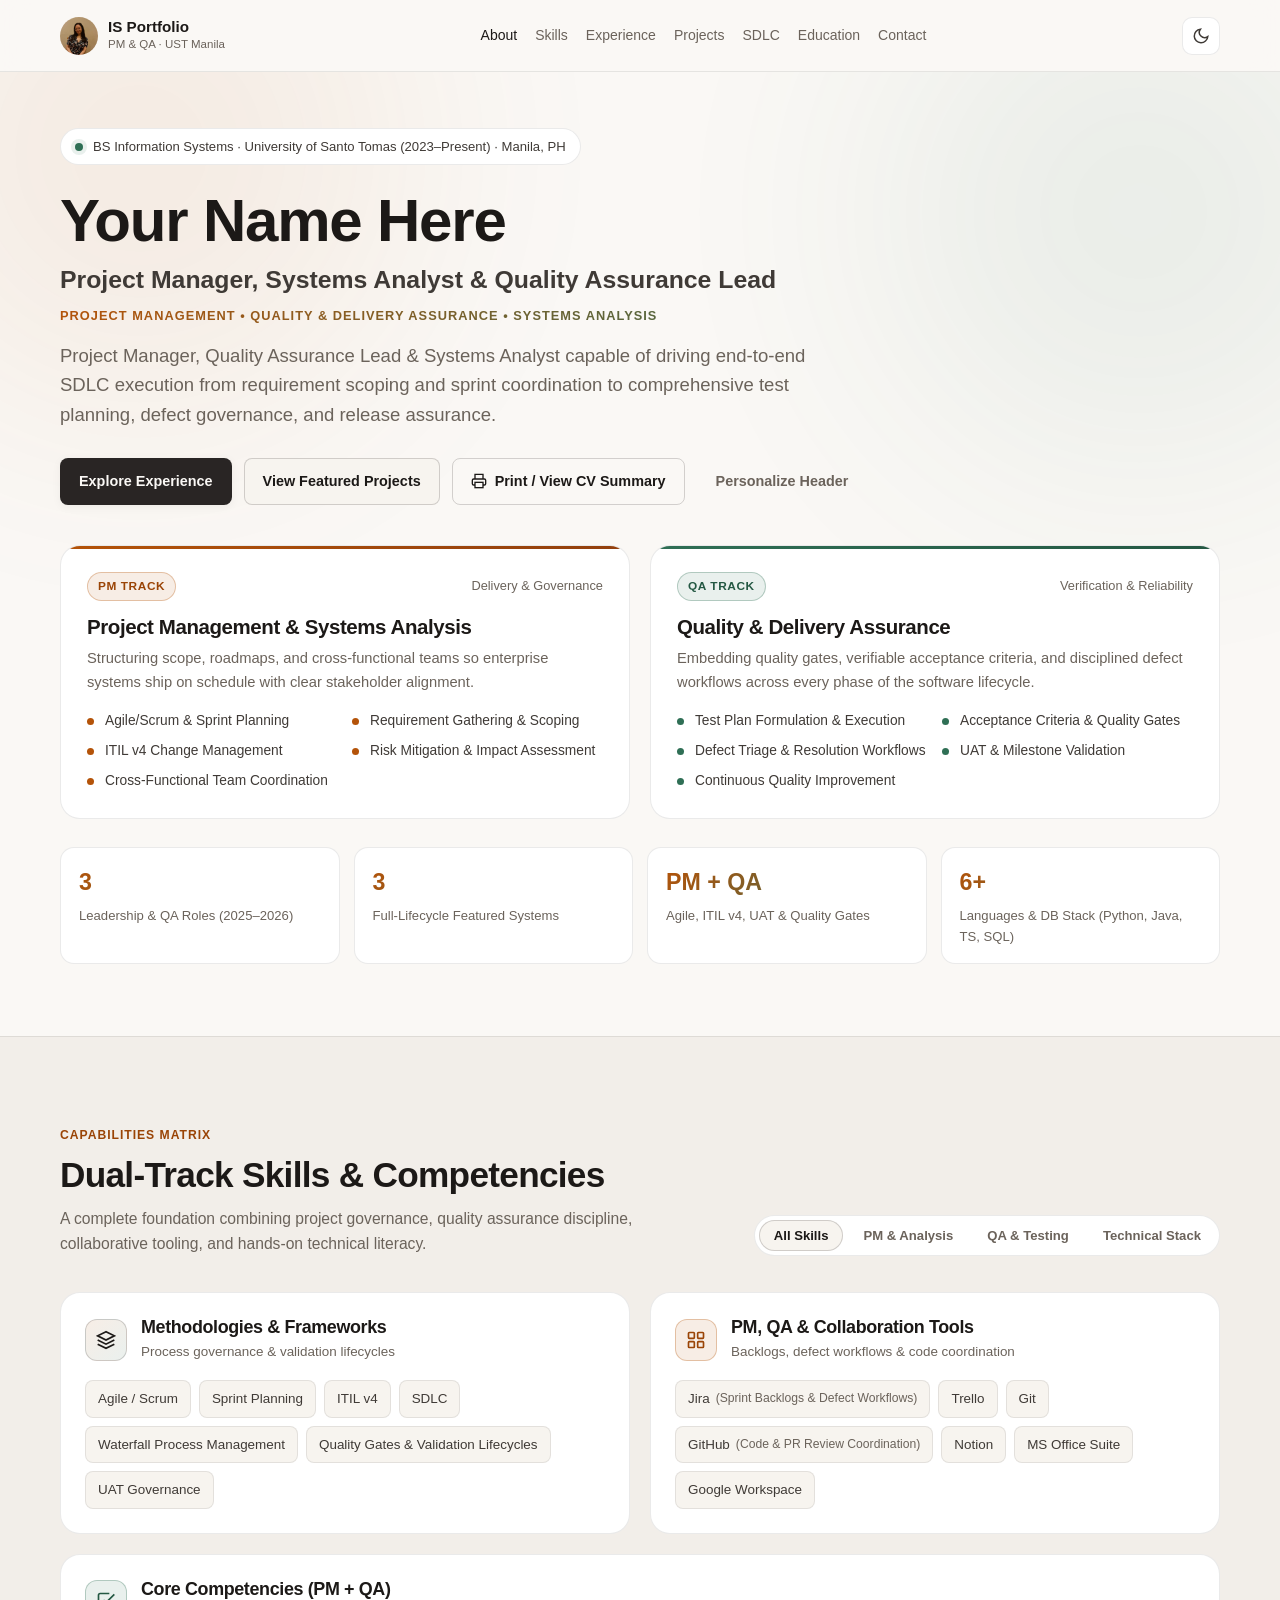
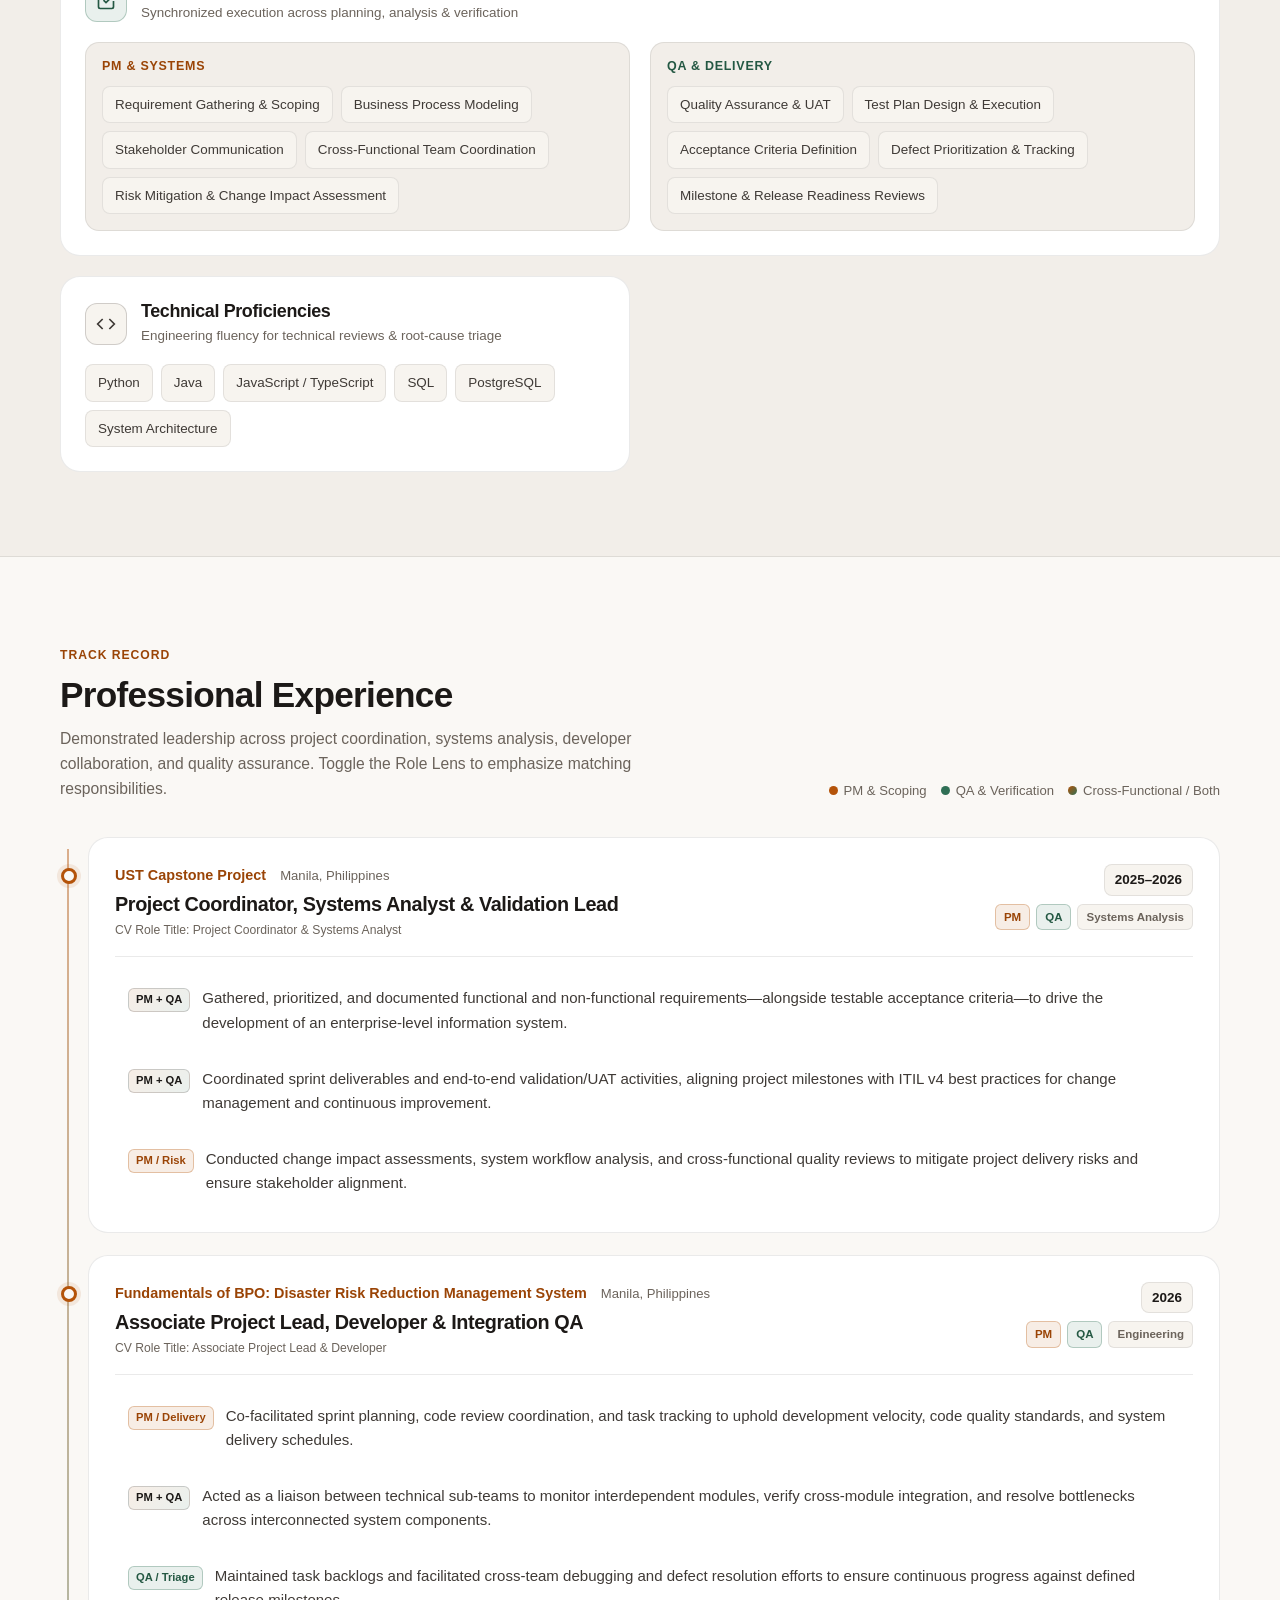
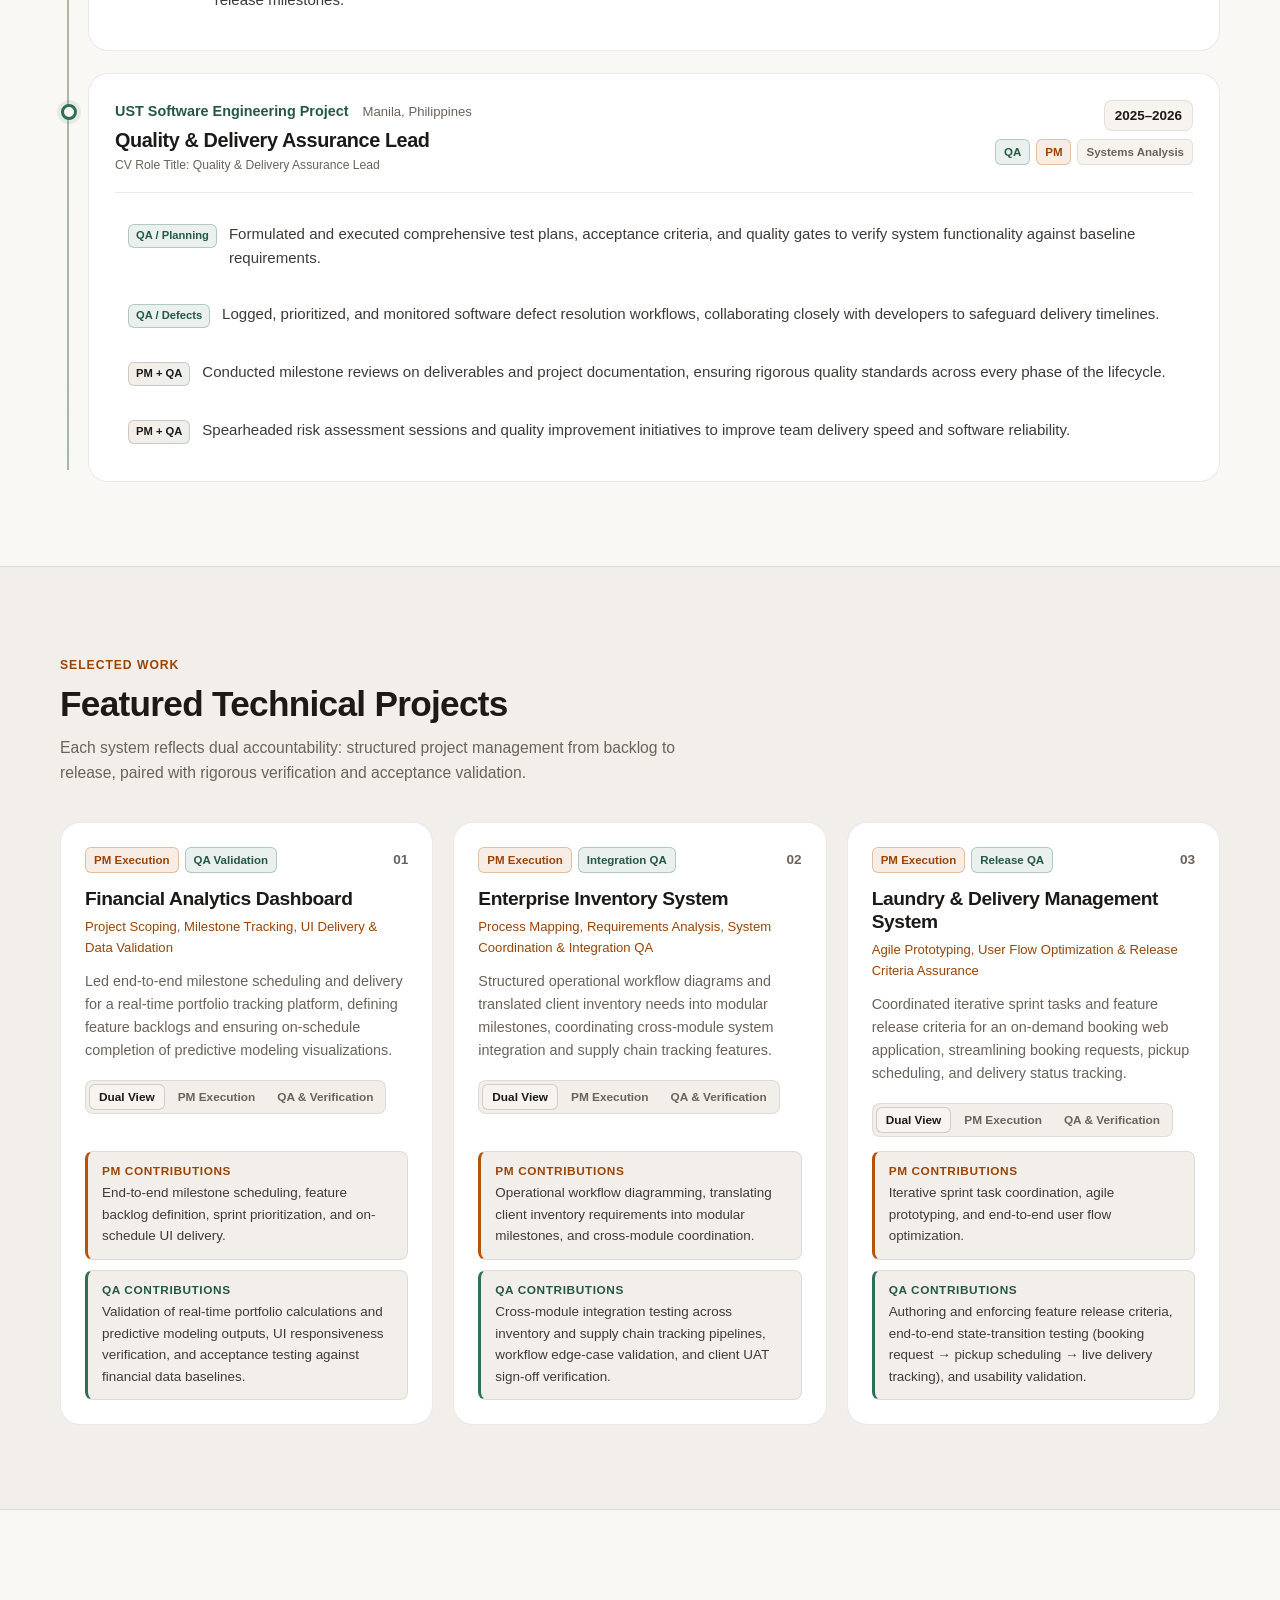
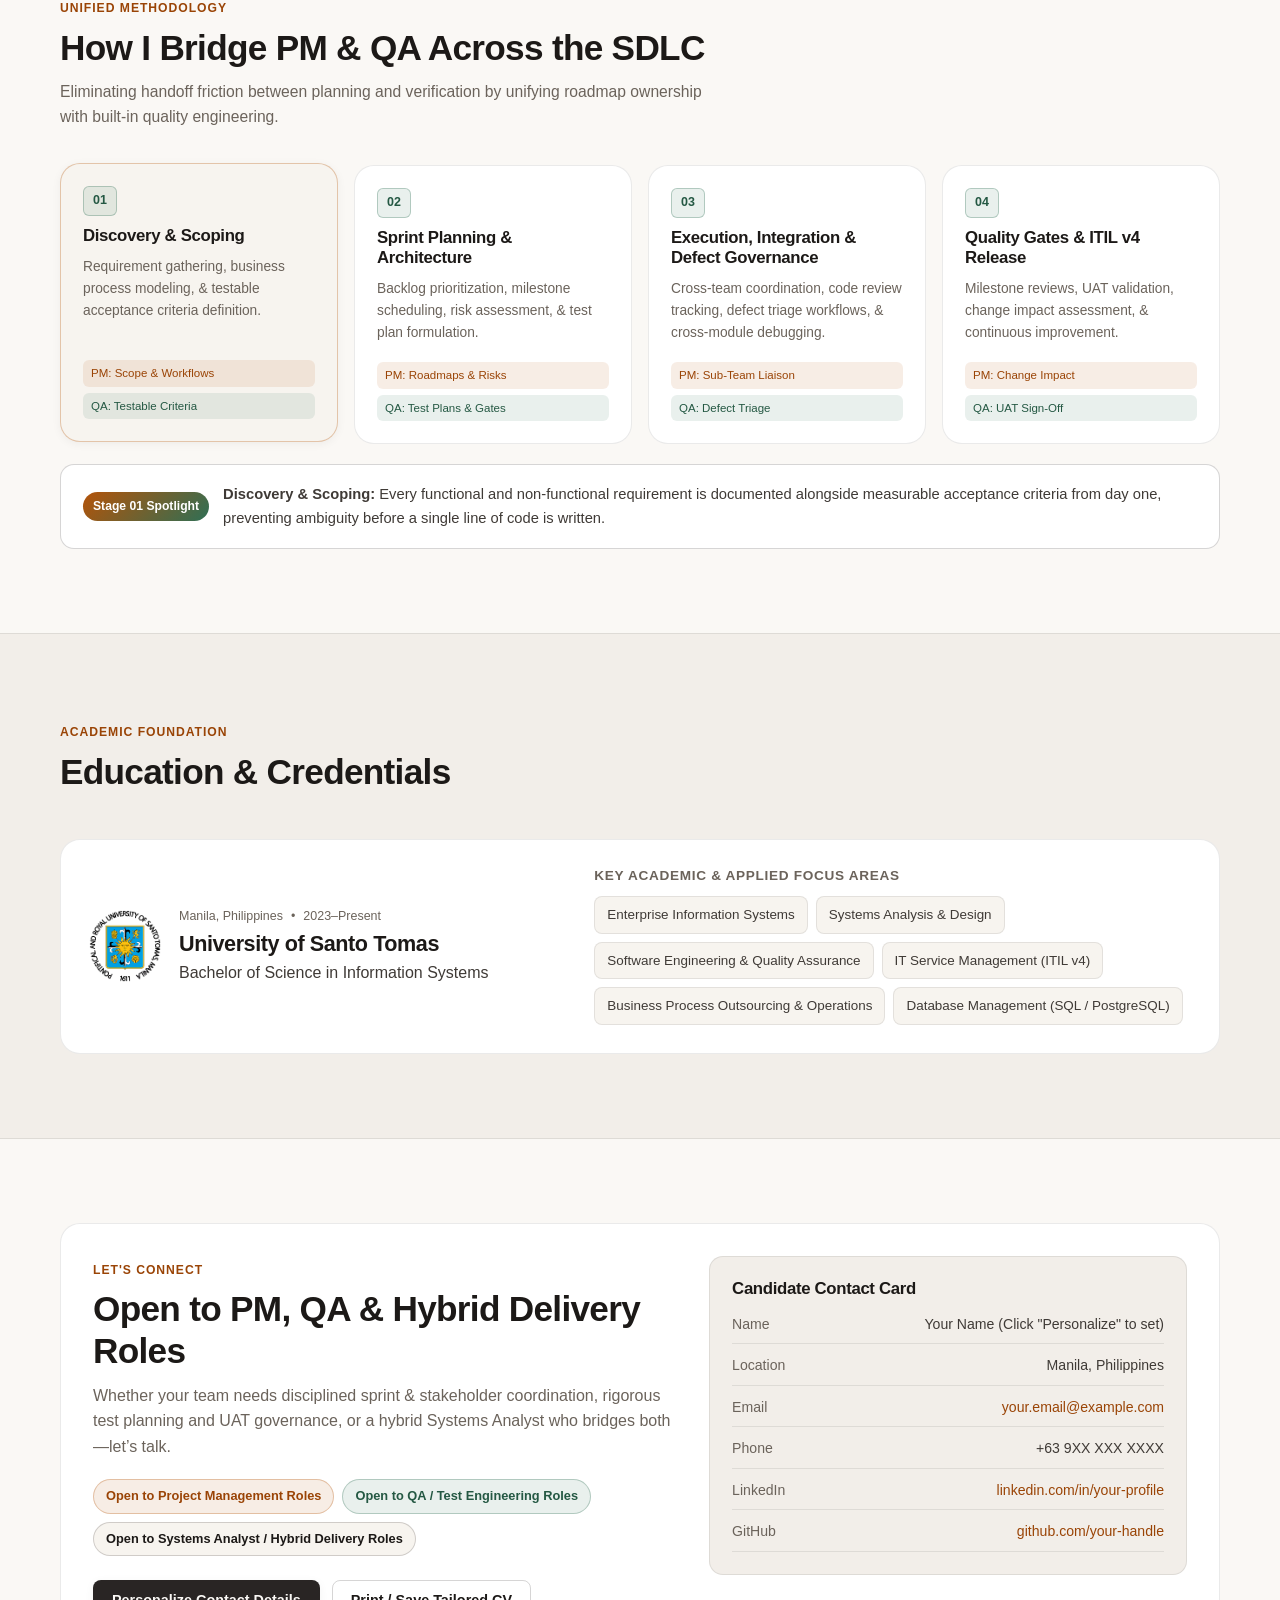
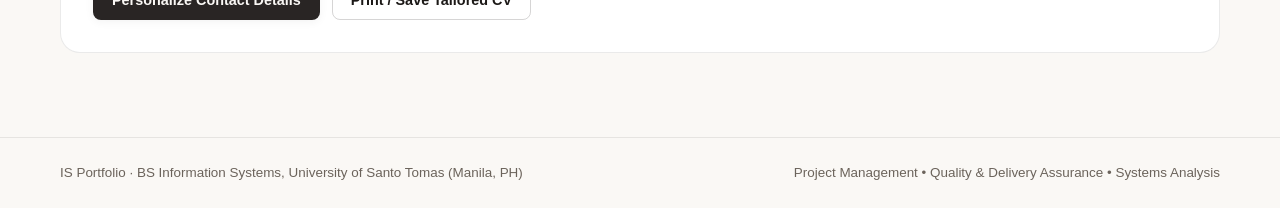
<file: index.html>
<!DOCTYPE html>
<html lang="en" data-theme="light" data-lens="both">
<head>
  <meta charset="UTF-8" />
  <meta name="viewport" content="width=device-width, initial-scale=1.0" />
  <title>Portfolio · Project Management &amp; Quality Assurance</title>
  <meta
    name="description"
    content="Dual-role portfolio showcasing expertise in Project Management, Systems Analysis, and Quality &amp; Delivery Assurance. BS Information Systems at University of Santo Tomas, Manila."
  />
  <link rel="stylesheet" href="styles.css" />
</head>
<body>
  <a class="skip-link" href="#main-content">Skip to content</a>

  <!-- Sticky Top Navigation Bar -->
  <header class="site-header" id="site-header">
    <div class="container header-inner">
      <a href="#about" class="brand" aria-label="Portfolio Home">
        <img src="CHUA.jfif" alt="Profile Photo" class="brand-mark" />
        <span class="brand-text">
          <span class="brand-name" data-profile="displayName">IS Portfolio</span>
          <span class="brand-sub">PM &amp; QA · UST Manila</span>
        </span>
      </a>

      <nav class="main-nav" aria-label="Primary Navigation">
        <a href="#about">About</a>
        <a href="#competencies">Skills</a>
        <a href="#experience">Experience</a>
        <a href="#projects">Projects</a>
        <a href="#lifecycle">SDLC</a>
        <a href="#education">Education</a>
        <a href="#contact">Contact</a>
      </nav>

      <div class="header-controls">
        <button
          type="button"
          class="icon-btn"
          id="theme-toggle"
          aria-label="Toggle dark or light theme"
          title="Toggle theme"
        >
          <svg class="icon-sun" viewBox="0 0 24 24" fill="none" stroke="currentColor" stroke-width="2" aria-hidden="true">
            <circle cx="12" cy="12" r="4"></circle>
            <path d="M12 2v2M12 20v2M4.93 4.93l1.41 1.41M17.66 17.66l1.41 1.41M2 12h2M20 12h2M6.34 17.66l-1.41 1.41M19.07 4.93l-1.41 1.41"></path>
          </svg>
          <svg class="icon-moon" viewBox="0 0 24 24" fill="none" stroke="currentColor" stroke-width="2" aria-hidden="true">
            <path d="M21 12.79A9 9 0 1 1 11.21 3 7 7 0 0 0 21 12.79z"></path>
          </svg>
        </button>

        <button
          type="button"
          class="icon-btn mobile-menu-btn"
          id="mobile-menu-toggle"
          aria-label="Open navigation menu"
          aria-expanded="false"
          aria-controls="mobile-drawer"
        >
          <svg viewBox="0 0 24 24" fill="none" stroke="currentColor" stroke-width="2" aria-hidden="true">
            <path d="M4 6h16M4 12h16M4 18h16"></path>
          </svg>
        </button>
      </div>
    </div>

    <!-- Mobile Navigation Drawer -->
    <div class="mobile-drawer" id="mobile-drawer" hidden>
      <div class="container mobile-drawer-inner">
        <nav class="mobile-nav" aria-label="Mobile Navigation">
          <a href="#about">About</a>
          <a href="#competencies">Skills &amp; Competencies</a>
          <a href="#experience">Professional Experience</a>
          <a href="#projects">Featured Projects</a>
          <a href="#lifecycle">PM &times; QA Workflow</a>
          <a href="#education">Education</a>
          <a href="#contact">Contact &amp; Customize</a>
        </nav>
      </div>
    </div>
  </header>

  <main id="main-content">
    <!-- Hero Section -->
    <section class="hero section" id="about">
      <div class="hero-glow hero-glow-pm" aria-hidden="true"></div>
      <div class="hero-glow hero-glow-qa" aria-hidden="true"></div>

      <div class="container">
        <div class="hero-top">
          <div class="status-pill">
            <span class="pulse-dot" aria-hidden="true"></span>
            <span>BS Information Systems &middot; University of Santo Tomas (2023&ndash;Present) &middot; Manila, PH</span>
          </div>
        </div>

        <div class="hero-content">
          <h1 class="hero-name" id="hero-name" data-profile="heroName">Your Name Here</h1>
          <p class="hero-role-headline" id="hero-title">
            Project Manager, Systems Analyst &amp; Quality Assurance Lead
          </p>
          <p class="hero-eyebrow" id="hero-eyebrow">
            Project Management &bull; Quality &amp; Delivery Assurance &bull; Systems Analysis
          </p>
          <p class="hero-subtitle" id="hero-subtitle">
            Project Manager, Quality Assurance Lead &amp; Systems Analyst capable of driving end-to-end SDLC execution from requirement scoping and sprint coordination to comprehensive test planning, defect governance, and release assurance.
          </p>

          <!-- Hero Actions -->
          <div class="hero-controls">
            <div class="cta-group">
              <a href="#experience" class="btn btn-primary">Explore Experience</a>
              <a href="#projects" class="btn btn-secondary">View Featured Projects</a>
              <button type="button" class="btn btn-outline" id="hero-print-btn">
                <svg viewBox="0 0 24 24" fill="none" stroke="currentColor" stroke-width="2" aria-hidden="true">
                  <path d="M6 9V2h12v7"></path>
                  <path d="M6 18H4a2 2 0 0 1-2-2v-5a2 2 0 0 1 2-2h16a2 2 0 0 1 2 2v5a2 2 0 0 1-2 2h-2"></path>
                  <rect x="6" y="14" width="12" height="8"></rect>
                </svg>
                <span>Print / View CV Summary</span>
              </button>
              <button type="button" class="btn btn-ghost" id="open-customizer-hero">
                Personalize Header
              </button>
            </div>
          </div>
        </div>

        <!-- Dual-Value Proposition Cards -->
        <div class="value-prop-grid">
          <article class="prop-card prop-card-pm" data-prop-role="pm">
            <div class="prop-header">
              <span class="role-badge role-badge-pm">PM Track</span>
              <span class="prop-meta">Delivery &amp; Governance</span>
            </div>
            <h2>Project Management &amp; Systems Analysis</h2>
            <p class="prop-desc">
              Structuring scope, roadmaps, and cross-functional teams so enterprise systems ship on schedule with clear stakeholder alignment.
            </p>
            <ul class="prop-list">
              <li>Agile/Scrum &amp; Sprint Planning</li>
              <li>Requirement Gathering &amp; Scoping</li>
              <li>ITIL v4 Change Management</li>
              <li>Risk Mitigation &amp; Impact Assessment</li>
              <li>Cross-Functional Team Coordination</li>
            </ul>
          </article>

          <article class="prop-card prop-card-qa" data-prop-role="qa">
            <div class="prop-header">
              <span class="role-badge role-badge-qa">QA Track</span>
              <span class="prop-meta">Verification &amp; Reliability</span>
            </div>
            <h2>Quality &amp; Delivery Assurance</h2>
            <p class="prop-desc">
              Embedding quality gates, verifiable acceptance criteria, and disciplined defect workflows across every phase of the software lifecycle.
            </p>
            <ul class="prop-list">
              <li>Test Plan Formulation &amp; Execution</li>
              <li>Acceptance Criteria &amp; Quality Gates</li>
              <li>Defect Triage &amp; Resolution Workflows</li>
              <li>UAT &amp; Milestone Validation</li>
              <li>Continuous Quality Improvement</li>
            </ul>
          </article>
        </div>

        <!-- Quick Snapshot Metrics Strip -->
        <div class="metrics-strip" aria-label="Portfolio Highlights">
          <div class="metric-item">
            <span class="metric-value">3</span>
            <span class="metric-label">Leadership &amp; QA Roles (2025&ndash;2026)</span>
          </div>
          <div class="metric-item">
            <span class="metric-value">3</span>
            <span class="metric-label">Full-Lifecycle Featured Systems</span>
          </div>
          <div class="metric-item">
            <span class="metric-value">PM + QA</span>
            <span class="metric-label">Agile, ITIL v4, UAT &amp; Quality Gates</span>
          </div>
          <div class="metric-item">
            <span class="metric-value">6+</span>
            <span class="metric-label">Languages &amp; DB Stack (Python, Java, TS, SQL)</span>
          </div>
        </div>
      </div>
    </section>

    <!-- Dual-Track Technical Skills & Competencies -->
    <section class="section section-alt" id="competencies">
      <div class="container">
        <div class="section-header">
          <div>
            <span class="section-tag">Capabilities Matrix</span>
            <h2 class="section-title">Dual-Track Skills &amp; Competencies</h2>
            <p class="section-subtitle">
              A complete foundation combining project governance, quality assurance discipline, collaborative tooling, and hands-on technical literacy.
            </p>
          </div>

          <!-- Skill Filter Controls -->
          <div class="filter-bar" role="group" aria-label="Filter skills by domain">
            <button type="button" class="filter-btn is-active" data-skill-filter="all" aria-pressed="true">All Skills</button>
            <button type="button" class="filter-btn" data-skill-filter="pm" aria-pressed="false">PM &amp; Analysis</button>
            <button type="button" class="filter-btn" data-skill-filter="qa" aria-pressed="false">QA &amp; Testing</button>
            <button type="button" class="filter-btn" data-skill-filter="tech" aria-pressed="false">Technical Stack</button>
          </div>
        </div>

        <div class="skills-grid">
          <!-- 1. Methodologies & Frameworks -->
          <article class="skill-card" data-skill-card="methodologies">
            <div class="skill-card-head">
              <div class="skill-icon skill-icon-hybrid" aria-hidden="true">
                <svg viewBox="0 0 24 24" fill="none" stroke="currentColor" stroke-width="2">
                  <path d="M12 2L2 7l10 5 10-5-10-5z"></path>
                  <path d="M2 17l10 5 10-5"></path>
                  <path d="M2 12l10 5 10-5"></path>
                </svg>
              </div>
              <div>
                <h3>Methodologies &amp; Frameworks</h3>
                <p>Process governance &amp; validation lifecycles</p>
              </div>
            </div>
            <div class="pill-group">
              <span class="skill-pill" data-track="pm">Agile / Scrum</span>
              <span class="skill-pill" data-track="pm">Sprint Planning</span>
              <span class="skill-pill" data-track="both">ITIL v4</span>
              <span class="skill-pill" data-track="both">SDLC</span>
              <span class="skill-pill" data-track="pm">Waterfall Process Management</span>
              <span class="skill-pill" data-track="qa">Quality Gates &amp; Validation Lifecycles</span>
              <span class="skill-pill" data-track="qa">UAT Governance</span>
            </div>
          </article>

          <!-- 2. Project Management, QA & Collaboration Tools -->
          <article class="skill-card" data-skill-card="tools">
            <div class="skill-card-head">
              <div class="skill-icon skill-icon-pm" aria-hidden="true">
                <svg viewBox="0 0 24 24" fill="none" stroke="currentColor" stroke-width="2">
                  <rect x="3" y="3" width="7" height="7" rx="1"></rect>
                  <rect x="14" y="3" width="7" height="7" rx="1"></rect>
                  <rect x="3" y="14" width="7" height="7" rx="1"></rect>
                  <rect x="14" y="14" width="7" height="7" rx="1"></rect>
                </svg>
              </div>
              <div>
                <h3>PM, QA &amp; Collaboration Tools</h3>
                <p>Backlogs, defect workflows &amp; code coordination</p>
              </div>
            </div>
            <div class="pill-group">
              <span class="skill-pill" data-track="both">Jira <small>(Sprint Backlogs &amp; Defect Workflows)</small></span>
              <span class="skill-pill" data-track="pm">Trello</span>
              <span class="skill-pill" data-track="tech">Git</span>
              <span class="skill-pill" data-track="both">GitHub <small>(Code &amp; PR Review Coordination)</small></span>
              <span class="skill-pill" data-track="both">Notion</span>
              <span class="skill-pill" data-track="pm">MS Office Suite</span>
              <span class="skill-pill" data-track="pm">Google Workspace</span>
            </div>
          </article>

          <!-- 3. Core Competencies (PM + QA) -->
          <article class="skill-card skill-card-wide" data-skill-card="competencies">
            <div class="skill-card-head">
              <div class="skill-icon skill-icon-qa" aria-hidden="true">
                <svg viewBox="0 0 24 24" fill="none" stroke="currentColor" stroke-width="2">
                  <path d="M9 11l3 3L22 4"></path>
                  <path d="M21 12v7a2 2 0 0 1-2 2H5a2 2 0 0 1-2-2V5a2 2 0 0 1 2-2h11"></path>
                </svg>
              </div>
              <div>
                <h3>Core Competencies (PM + QA)</h3>
                <p>Synchronized execution across planning, analysis &amp; verification</p>
              </div>
            </div>

            <div class="competency-split">
              <div class="competency-col" data-subtrack="pm">
                <h4 class="competency-label competency-label-pm">PM &amp; Systems</h4>
                <div class="pill-group">
                  <span class="skill-pill" data-track="pm">Requirement Gathering &amp; Scoping</span>
                  <span class="skill-pill" data-track="pm">Business Process Modeling</span>
                  <span class="skill-pill" data-track="pm">Stakeholder Communication</span>
                  <span class="skill-pill" data-track="pm">Cross-Functional Team Coordination</span>
                  <span class="skill-pill" data-track="both">Risk Mitigation &amp; Change Impact Assessment</span>
                </div>
              </div>
              <div class="competency-col" data-subtrack="qa">
                <h4 class="competency-label competency-label-qa">QA &amp; Delivery</h4>
                <div class="pill-group">
                  <span class="skill-pill" data-track="qa">Quality Assurance &amp; UAT</span>
                  <span class="skill-pill" data-track="qa">Test Plan Design &amp; Execution</span>
                  <span class="skill-pill" data-track="qa">Acceptance Criteria Definition</span>
                  <span class="skill-pill" data-track="qa">Defect Prioritization &amp; Tracking</span>
                  <span class="skill-pill" data-track="both">Milestone &amp; Release Readiness Reviews</span>
                </div>
              </div>
            </div>
          </article>

          <!-- 4. Technical Proficiencies -->
          <article class="skill-card" data-skill-card="technical">
            <div class="skill-card-head">
              <div class="skill-icon skill-icon-tech" aria-hidden="true">
                <svg viewBox="0 0 24 24" fill="none" stroke="currentColor" stroke-width="2">
                  <polyline points="16 18 22 12 16 6"></polyline>
                  <polyline points="8 6 2 12 8 18"></polyline>
                </svg>
              </div>
              <div>
                <h3>Technical Proficiencies</h3>
                <p>Engineering fluency for technical reviews &amp; root-cause triage</p>
              </div>
            </div>
            <div class="pill-group">
              <span class="skill-pill" data-track="tech">Python</span>
              <span class="skill-pill" data-track="tech">Java</span>
              <span class="skill-pill" data-track="tech">JavaScript / TypeScript</span>
              <span class="skill-pill" data-track="tech">SQL</span>
              <span class="skill-pill" data-track="tech">PostgreSQL</span>
              <span class="skill-pill" data-track="tech">System Architecture</span>
            </div>
          </article>
        </div>
      </div>
    </section>

    <!-- Professional Experience Timeline -->
    <section class="section" id="experience">
      <div class="container">
        <div class="section-header">
          <div>
            <span class="section-tag">Track Record</span>
            <h2 class="section-title">Professional Experience</h2>
            <p class="section-subtitle">
              Demonstrated leadership across project coordination, systems analysis, developer collaboration, and quality assurance. Toggle the Role Lens to emphasize matching responsibilities.
            </p>
          </div>
          <div class="legend-pills" aria-label="Role highlight legend">
            <span class="legend-item"><span class="legend-dot legend-dot-pm"></span>PM &amp; Scoping</span>
            <span class="legend-item"><span class="legend-dot legend-dot-qa"></span>QA &amp; Verification</span>
            <span class="legend-item"><span class="legend-dot legend-dot-both"></span>Cross-Functional / Both</span>
          </div>
        </div>

        <div class="timeline">
          <!-- Experience 1: UST Capstone Project -->
          <article class="timeline-card" data-exp-tags="pm,qa,systems">
            <div class="timeline-marker" aria-hidden="true"></div>
            <div class="timeline-header">
              <div>
                <div class="timeline-meta-row">
                  <span class="timeline-org">UST Capstone Project</span>
                  <span class="timeline-loc">Manila, Philippines</span>
                </div>
                <h3 class="timeline-role">
                  Project Coordinator, Systems Analyst &amp; Validation Lead
                </h3>
                <p class="timeline-pdf-note">CV Role Title: Project Coordinator &amp; Systems Analyst</p>
              </div>
              <div class="timeline-right">
                <span class="timeline-date">2025&ndash;2026</span>
                <div class="role-tag-row">
                  <span class="role-tag role-tag-pm">PM</span>
                  <span class="role-tag role-tag-qa">QA</span>
                  <span class="role-tag role-tag-neutral">Systems Analysis</span>
                </div>
              </div>
            </div>

            <ul class="exp-bullets">
              <li class="exp-bullet" data-role="both">
                <span class="bullet-badge">PM + QA</span>
                <span>Gathered, prioritized, and documented functional and non-functional requirements&mdash;alongside testable acceptance criteria&mdash;to drive the development of an enterprise-level information system.</span>
              </li>
              <li class="exp-bullet" data-role="both">
                <span class="bullet-badge">PM + QA</span>
                <span>Coordinated sprint deliverables and end-to-end validation/UAT activities, aligning project milestones with ITIL v4 best practices for change management and continuous improvement.</span>
              </li>
              <li class="exp-bullet" data-role="pm">
                <span class="bullet-badge">PM / Risk</span>
                <span>Conducted change impact assessments, system workflow analysis, and cross-functional quality reviews to mitigate project delivery risks and ensure stakeholder alignment.</span>
              </li>
            </ul>
          </article>

          <!-- Experience 2: Fundamentals of BPO -->
          <article class="timeline-card" data-exp-tags="pm,qa,engineering">
            <div class="timeline-marker" aria-hidden="true"></div>
            <div class="timeline-header">
              <div>
                <div class="timeline-meta-row">
                  <span class="timeline-org">Fundamentals of BPO: Disaster Risk Reduction Management System</span>
                  <span class="timeline-loc">Manila, Philippines</span>
                </div>
                <h3 class="timeline-role">
                  Associate Project Lead, Developer &amp; Integration QA
                </h3>
                <p class="timeline-pdf-note">CV Role Title: Associate Project Lead &amp; Developer</p>
              </div>
              <div class="timeline-right">
                <span class="timeline-date">2026</span>
                <div class="role-tag-row">
                  <span class="role-tag role-tag-pm">PM</span>
                  <span class="role-tag role-tag-qa">QA</span>
                  <span class="role-tag role-tag-neutral">Engineering</span>
                </div>
              </div>
            </div>

            <ul class="exp-bullets">
              <li class="exp-bullet" data-role="pm">
                <span class="bullet-badge">PM / Delivery</span>
                <span>Co-facilitated sprint planning, code review coordination, and task tracking to uphold development velocity, code quality standards, and system delivery schedules.</span>
              </li>
              <li class="exp-bullet" data-role="both">
                <span class="bullet-badge">PM + QA</span>
                <span>Acted as a liaison between technical sub-teams to monitor interdependent modules, verify cross-module integration, and resolve bottlenecks across interconnected system components.</span>
              </li>
              <li class="exp-bullet" data-role="qa">
                <span class="bullet-badge">QA / Triage</span>
                <span>Maintained task backlogs and facilitated cross-team debugging and defect resolution efforts to ensure continuous progress against defined release milestones.</span>
              </li>
            </ul>
          </article>

          <!-- Experience 3: UST Software Engineering Project -->
          <article class="timeline-card timeline-card-qa-anchor" data-exp-tags="qa,pm">
            <div class="timeline-marker" aria-hidden="true"></div>
            <div class="timeline-header">
              <div>
                <div class="timeline-meta-row">
                  <span class="timeline-org">UST Software Engineering Project</span>
                  <span class="timeline-loc">Manila, Philippines</span>
                </div>
                <h3 class="timeline-role">
                  Quality &amp; Delivery Assurance Lead
                </h3>
                <p class="timeline-pdf-note">CV Role Title: Quality &amp; Delivery Assurance Lead</p>
              </div>
              <div class="timeline-right">
                <span class="timeline-date">2025&ndash;2026</span>
                <div class="role-tag-row">
                  <span class="role-tag role-tag-qa">QA</span>
                  <span class="role-tag role-tag-pm">PM</span>
                  <span class="role-tag role-tag-neutral">Systems Analysis</span>
                </div>
              </div>
            </div>

            <ul class="exp-bullets">
              <li class="exp-bullet" data-role="qa">
                <span class="bullet-badge">QA / Planning</span>
                <span>Formulated and executed comprehensive test plans, acceptance criteria, and quality gates to verify system functionality against baseline requirements.</span>
              </li>
              <li class="exp-bullet" data-role="qa">
                <span class="bullet-badge">QA / Defects</span>
                <span>Logged, prioritized, and monitored software defect resolution workflows, collaborating closely with developers to safeguard delivery timelines.</span>
              </li>
              <li class="exp-bullet" data-role="both">
                <span class="bullet-badge">PM + QA</span>
                <span>Conducted milestone reviews on deliverables and project documentation, ensuring rigorous quality standards across every phase of the lifecycle.</span>
              </li>
              <li class="exp-bullet" data-role="both">
                <span class="bullet-badge">PM + QA</span>
                <span>Spearheaded risk assessment sessions and quality improvement initiatives to improve team delivery speed and software reliability.</span>
              </li>
            </ul>
          </article>
        </div>
      </div>
    </section>

    <!-- Featured Technical Projects -->
    <section class="section section-alt" id="projects">
      <div class="container">
        <div class="section-header">
          <div>
            <span class="section-tag">Selected Work</span>
            <h2 class="section-title">Featured Technical Projects</h2>
            <p class="section-subtitle">
              Each system reflects dual accountability: structured project management from backlog to release, paired with rigorous verification and acceptance validation.
            </p>
          </div>
        </div>

        <div class="projects-grid">
          <!-- Project 1: Financial Analytics Dashboard -->
          <article class="project-card" data-project-id="financial">
            <div class="project-top">
              <div class="project-badges">
                <span class="role-tag role-tag-pm">PM Execution</span>
                <span class="role-tag role-tag-qa">QA Validation</span>
              </div>
              <span class="project-index">01</span>
            </div>

            <h3 class="project-title">Financial Analytics Dashboard</h3>
            <p class="project-subtitle">Project Scoping, Milestone Tracking, UI Delivery &amp; Data Validation</p>
            <p class="project-summary">
              Led end-to-end milestone scheduling and delivery for a real-time portfolio tracking platform, defining feature backlogs and ensuring on-schedule completion of predictive modeling visualizations.
            </p>

            <div class="project-tabs" role="tablist" aria-label="Financial Analytics Dashboard contributions">
              <button type="button" class="proj-tab is-active" data-proj-tab="both" role="tab" aria-selected="true">Dual View</button>
              <button type="button" class="proj-tab" data-proj-tab="pm" role="tab" aria-selected="false">PM Execution</button>
              <button type="button" class="proj-tab" data-proj-tab="qa" role="tab" aria-selected="false">QA &amp; Verification</button>
            </div>

            <div class="project-breakdown">
              <div class="breakdown-panel breakdown-pm" data-panel="pm">
                <h4>PM Contributions</h4>
                <p>End-to-end milestone scheduling, feature backlog definition, sprint prioritization, and on-schedule UI delivery.</p>
              </div>
              <div class="breakdown-panel breakdown-qa" data-panel="qa">
                <h4>QA Contributions</h4>
                <p>Validation of real-time portfolio calculations and predictive modeling outputs, UI responsiveness verification, and acceptance testing against financial data baselines.</p>
              </div>
            </div>
          </article>

          <!-- Project 2: Enterprise Inventory System -->
          <article class="project-card" data-project-id="inventory">
            <div class="project-top">
              <div class="project-badges">
                <span class="role-tag role-tag-pm">PM Execution</span>
                <span class="role-tag role-tag-qa">Integration QA</span>
              </div>
              <span class="project-index">02</span>
            </div>

            <h3 class="project-title">Enterprise Inventory System</h3>
            <p class="project-subtitle">Process Mapping, Requirements Analysis, System Coordination &amp; Integration QA</p>
            <p class="project-summary">
              Structured operational workflow diagrams and translated client inventory needs into modular milestones, coordinating cross-module system integration and supply chain tracking features.
            </p>

            <div class="project-tabs" role="tablist" aria-label="Enterprise Inventory System contributions">
              <button type="button" class="proj-tab is-active" data-proj-tab="both" role="tab" aria-selected="true">Dual View</button>
              <button type="button" class="proj-tab" data-proj-tab="pm" role="tab" aria-selected="false">PM Execution</button>
              <button type="button" class="proj-tab" data-proj-tab="qa" role="tab" aria-selected="false">QA &amp; Verification</button>
            </div>

            <div class="project-breakdown">
              <div class="breakdown-panel breakdown-pm" data-panel="pm">
                <h4>PM Contributions</h4>
                <p>Operational workflow diagramming, translating client inventory requirements into modular milestones, and cross-module coordination.</p>
              </div>
              <div class="breakdown-panel breakdown-qa" data-panel="qa">
                <h4>QA Contributions</h4>
                <p>Cross-module integration testing across inventory and supply chain tracking pipelines, workflow edge-case validation, and client UAT sign-off verification.</p>
              </div>
            </div>
          </article>

          <!-- Project 3: Laundry & Delivery Management System -->
          <article class="project-card" data-project-id="laundry">
            <div class="project-top">
              <div class="project-badges">
                <span class="role-tag role-tag-pm">PM Execution</span>
                <span class="role-tag role-tag-qa">Release QA</span>
              </div>
              <span class="project-index">03</span>
            </div>

            <h3 class="project-title">Laundry &amp; Delivery Management System</h3>
            <p class="project-subtitle">Agile Prototyping, User Flow Optimization &amp; Release Criteria Assurance</p>
            <p class="project-summary">
              Coordinated iterative sprint tasks and feature release criteria for an on-demand booking web application, streamlining booking requests, pickup scheduling, and delivery status tracking.
            </p>

            <div class="project-tabs" role="tablist" aria-label="Laundry & Delivery Management System contributions">
              <button type="button" class="proj-tab is-active" data-proj-tab="both" role="tab" aria-selected="true">Dual View</button>
              <button type="button" class="proj-tab" data-proj-tab="pm" role="tab" aria-selected="false">PM Execution</button>
              <button type="button" class="proj-tab" data-proj-tab="qa" role="tab" aria-selected="false">QA &amp; Verification</button>
            </div>

            <div class="project-breakdown">
              <div class="breakdown-panel breakdown-pm" data-panel="pm">
                <h4>PM Contributions</h4>
                <p>Iterative sprint task coordination, agile prototyping, and end-to-end user flow optimization.</p>
              </div>
              <div class="breakdown-panel breakdown-qa" data-panel="qa">
                <h4>QA Contributions</h4>
                <p>Authoring and enforcing feature release criteria, end-to-end state-transition testing (booking request &rarr; pickup scheduling &rarr; live delivery tracking), and usability validation.</p>
              </div>
            </div>
          </article>
        </div>
      </div>
    </section>

    <!-- How I Bridge PM & QA — SDLC Workflow Section -->
    <section class="section" id="lifecycle">
      <div class="container">
        <div class="section-header">
          <div>
            <span class="section-tag">Unified Methodology</span>
            <h2 class="section-title">How I Bridge PM &amp; QA Across the SDLC</h2>
            <p class="section-subtitle">
              Eliminating handoff friction between planning and verification by unifying roadmap ownership with built-in quality engineering.
            </p>
          </div>
        </div>

        <div class="lifecycle-grid">
          <article class="stage-card is-active" data-stage="1" tabindex="0">
            <div class="stage-num">01</div>
            <h3>Discovery &amp; Scoping</h3>
            <p class="stage-copy">Requirement gathering, business process modeling, &amp; testable acceptance criteria definition.</p>
            <div class="stage-split">
              <span class="stage-chip chip-pm">PM: Scope &amp; Workflows</span>
              <span class="stage-chip chip-qa">QA: Testable Criteria</span>
            </div>
          </article>

          <article class="stage-card" data-stage="2" tabindex="0">
            <div class="stage-num">02</div>
            <h3>Sprint Planning &amp; Architecture</h3>
            <p class="stage-copy">Backlog prioritization, milestone scheduling, risk assessment, &amp; test plan formulation.</p>
            <div class="stage-split">
              <span class="stage-chip chip-pm">PM: Roadmaps &amp; Risks</span>
              <span class="stage-chip chip-qa">QA: Test Plans &amp; Gates</span>
            </div>
          </article>

          <article class="stage-card" data-stage="3" tabindex="0">
            <div class="stage-num">03</div>
            <h3>Execution, Integration &amp; Defect Governance</h3>
            <p class="stage-copy">Cross-team coordination, code review tracking, defect triage workflows, &amp; cross-module debugging.</p>
            <div class="stage-split">
              <span class="stage-chip chip-pm">PM: Sub-Team Liaison</span>
              <span class="stage-chip chip-qa">QA: Defect Triage</span>
            </div>
          </article>

          <article class="stage-card" data-stage="4" tabindex="0">
            <div class="stage-num">04</div>
            <h3>Quality Gates &amp; ITIL v4 Release</h3>
            <p class="stage-copy">Milestone reviews, UAT validation, change impact assessment, &amp; continuous improvement.</p>
            <div class="stage-split">
              <span class="stage-chip chip-pm">PM: Change Impact</span>
              <span class="stage-chip chip-qa">QA: UAT Sign-Off</span>
            </div>
          </article>
        </div>

        <!-- Interactive Stage Detail Bar -->
        <div class="stage-detail-bar" id="stage-detail-bar" aria-live="polite">
          <div class="stage-detail-badge">Stage 01 Spotlight</div>
          <p id="stage-detail-text">
            <strong>Discovery &amp; Scoping:</strong> Every functional and non-functional requirement is documented alongside measurable acceptance criteria from day one, preventing ambiguity before a single line of code is written.
          </p>
        </div>
      </div>
    </section>

    <!-- Education & Credentials -->
    <section class="section section-alt" id="education">
      <div class="container">
        <div class="section-header">
          <div>
            <span class="section-tag">Academic Foundation</span>
            <h2 class="section-title">Education &amp; Credentials</h2>
          </div>
        </div>

        <article class="edu-card">
          <div class="edu-main">
            <img src="ust-logo.png" alt="University of Santo Tomas Seal" class="edu-crest" />
            <div>
              <div class="edu-meta">
                <span>Manila, Philippines</span>
                <span aria-hidden="true">&bull;</span>
                <span>2023&ndash;Present</span>
              </div>
              <h3 class="edu-school">University of Santo Tomas</h3>
              <p class="edu-degree">Bachelor of Science in Information Systems</p>
            </div>
          </div>

          <div class="edu-focus">
            <h4>Key Academic &amp; Applied Focus Areas</h4>
            <div class="pill-group">
              <span class="skill-pill">Enterprise Information Systems</span>
              <span class="skill-pill">Systems Analysis &amp; Design</span>
              <span class="skill-pill">Software Engineering &amp; Quality Assurance</span>
              <span class="skill-pill">IT Service Management (ITIL v4)</span>
              <span class="skill-pill">Business Process Outsourcing &amp; Operations</span>
              <span class="skill-pill">Database Management (SQL / PostgreSQL)</span>
            </div>
          </div>
        </article>
      </div>
    </section>

    <!-- Contact & Profile Customizer Section -->
    <section class="section" id="contact">
      <div class="container">
        <div class="contact-card">
          <div class="contact-info">
            <span class="section-tag">Let's Connect</span>
            <h2 class="section-title">Open to PM, QA &amp; Hybrid Delivery Roles</h2>
            <p class="contact-lead">
              Whether your team needs disciplined sprint &amp; stakeholder coordination, rigorous test planning and UAT governance, or a hybrid Systems Analyst who bridges both&mdash;let&rsquo;s talk.
            </p>

            <div class="availability-badges">
              <span class="avail-badge avail-pm">Open to Project Management Roles</span>
              <span class="avail-badge avail-qa">Open to QA / Test Engineering Roles</span>
              <span class="avail-badge avail-hybrid">Open to Systems Analyst / Hybrid Delivery Roles</span>
            </div>

            <div class="contact-actions">
              <button type="button" class="btn btn-primary" id="open-customizer-btn">
                Personalize Contact Details
              </button>
              <button type="button" class="btn btn-outline" id="contact-print-btn">
                Print / Save Tailored CV
              </button>
            </div>
          </div>

          <div class="contact-details-panel">
            <h3>Candidate Contact Card</h3>
            <dl class="contact-list">
              <div class="contact-row">
                <dt>Name</dt>
                <dd data-profile="fullName">Your Name (Click &ldquo;Personalize&rdquo; to set)</dd>
              </div>
              <div class="contact-row">
                <dt>Location</dt>
                <dd data-profile="location">Manila, Philippines</dd>
              </div>
              <div class="contact-row">
                <dt>Email</dt>
                <dd>
                  <a href="#contact" id="profile-email-link" data-profile="email">your.email@example.com</a>
                </dd>
              </div>
              <div class="contact-row">
                <dt>Phone</dt>
                <dd data-profile="phone">+63 9XX XXX XXXX</dd>
              </div>
              <div class="contact-row">
                <dt>LinkedIn</dt>
                <dd>
                  <a href="#contact" id="profile-linkedin-link" target="_blank" rel="noopener noreferrer" data-profile="linkedin">linkedin.com/in/your-profile</a>
                </dd>
              </div>
              <div class="contact-row">
                <dt>GitHub</dt>
                <dd>
                  <a href="#contact" id="profile-github-link" target="_blank" rel="noopener noreferrer" data-profile="github">github.com/your-handle</a>
                </dd>
              </div>
            </dl>
          </div>
        </div>
      </div>
    </section>
  </main>

  <footer class="site-footer">
    <div class="container footer-inner">
      <p>
        <span data-profile="displayName">IS Portfolio</span> &middot; BS Information Systems, University of Santo Tomas (Manila, PH)
      </p>
      <p class="footer-roles">
        Project Management &bull; Quality &amp; Delivery Assurance &bull; Systems Analysis
      </p>
    </div>
  </footer>

  <!-- Personalize Contact Details Modal -->
  <div class="modal-backdrop" id="customizer-modal" hidden role="dialog" aria-modal="true" aria-labelledby="modal-title">
    <div class="modal-dialog">
      <div class="modal-header">
        <div>
          <h2 id="modal-title">Personalize Contact Details</h2>
          <p>Updates are saved locally in your browser so you can print or share immediately.</p>
        </div>
        <button type="button" class="icon-btn" id="close-customizer-btn" aria-label="Close modal">
          <svg viewBox="0 0 24 24" fill="none" stroke="currentColor" stroke-width="2" aria-hidden="true">
            <path d="M18 6L6 18M6 6l12 12"></path>
          </svg>
        </button>
      </div>

      <form id="customizer-form" class="modal-form">
        <div class="form-grid">
          <label class="form-field">
            <span>Full Name</span>
            <input type="text" name="fullName" id="input-fullName" placeholder="e.g., Juan Dela Cruz" />
          </label>
          <label class="form-field">
            <span>Location</span>
            <input type="text" name="location" id="input-location" placeholder="Manila, Philippines" />
          </label>
          <label class="form-field">
            <span>Email Address</span>
            <input type="email" name="email" id="input-email" placeholder="name@example.com" />
          </label>
          <label class="form-field">
            <span>Phone Number</span>
            <input type="text" name="phone" id="input-phone" placeholder="+63 9XX XXX XXXX" />
          </label>
          <label class="form-field">
            <span>LinkedIn URL</span>
            <input type="url" name="linkedin" id="input-linkedin" placeholder="https://linkedin.com/in/username" />
          </label>
          <label class="form-field">
            <span>GitHub URL</span>
            <input type="url" name="github" id="input-github" placeholder="https://github.com/username" />
          </label>
        </div>

        <div class="modal-actions">
          <button type="button" class="btn btn-ghost" id="reset-profile-btn">Reset Defaults</button>
          <div class="modal-actions-right">
            <button type="button" class="btn btn-secondary" id="cancel-customizer-btn">Cancel</button>
            <button type="submit" class="btn btn-primary">Save Details</button>
          </div>
        </div>
      </form>
    </div>
  </div>

  <script src="script.js"></script>
</body>
</html>
</file>
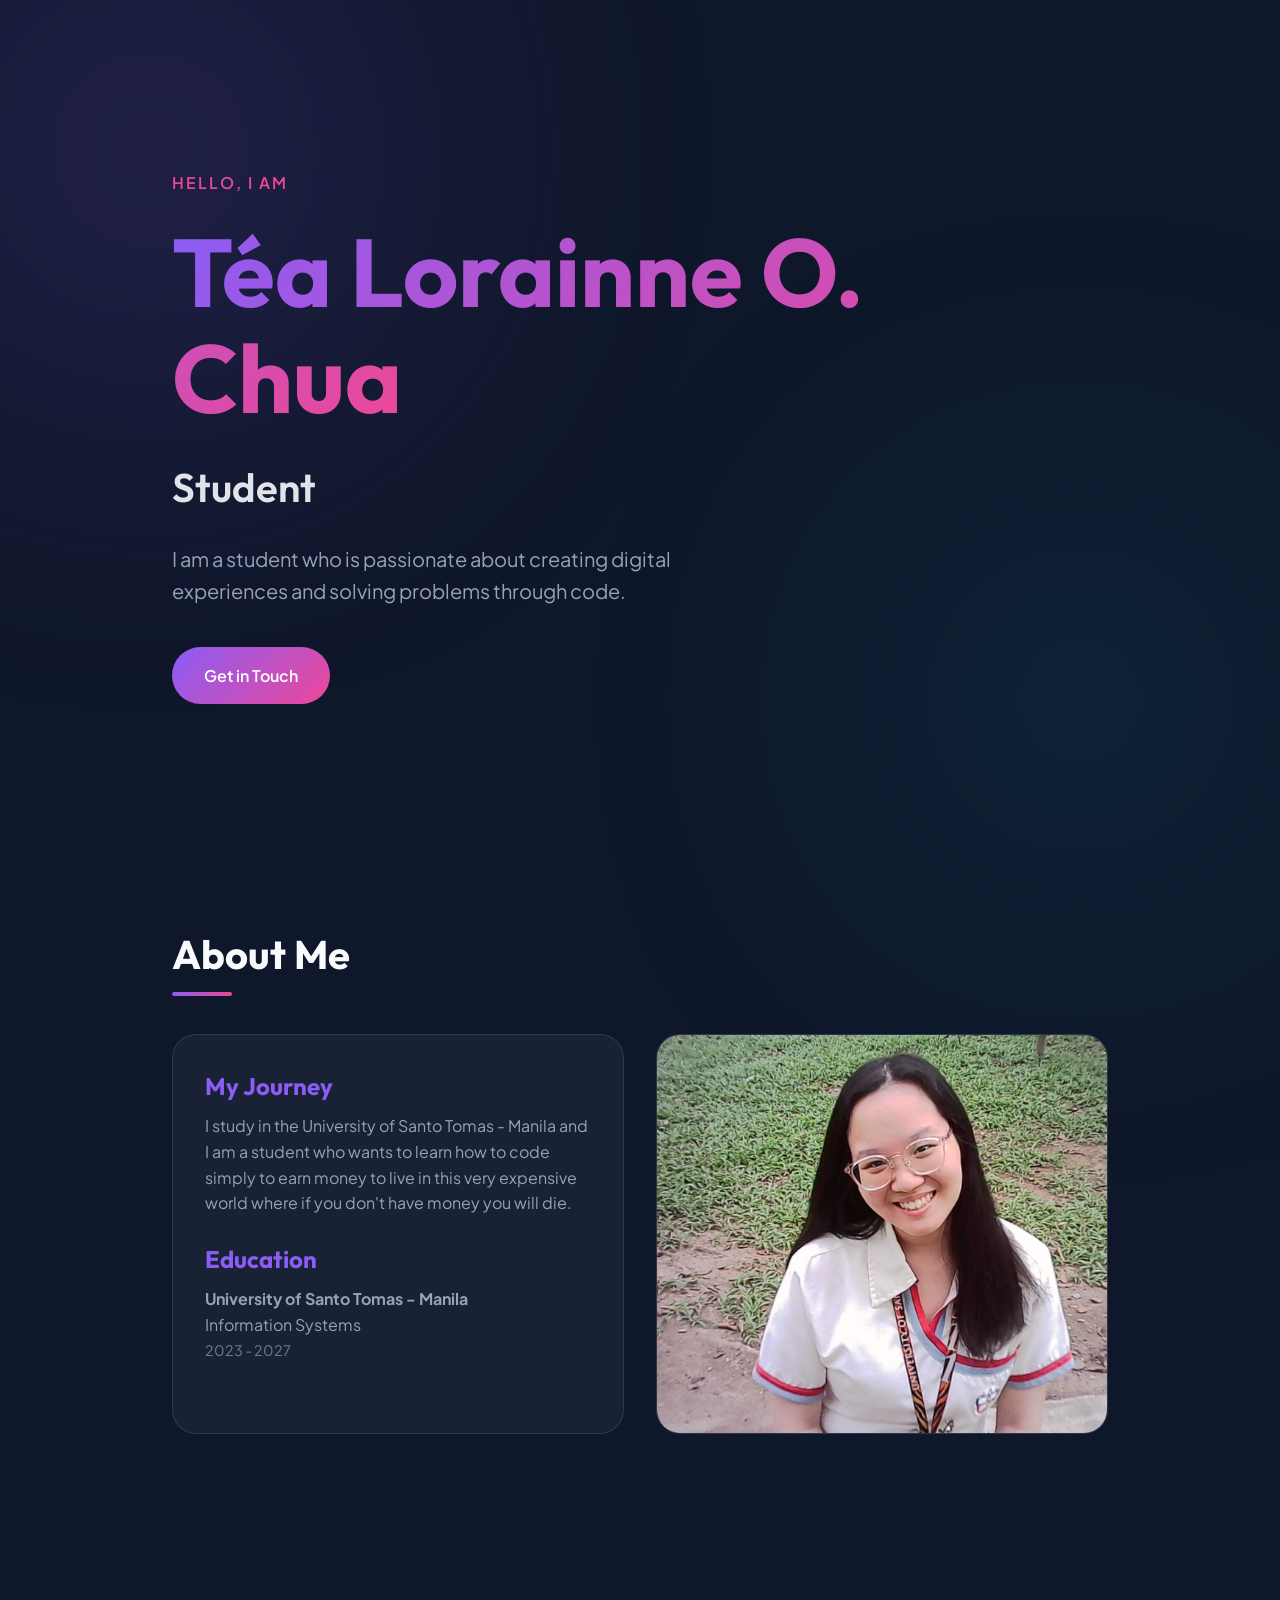
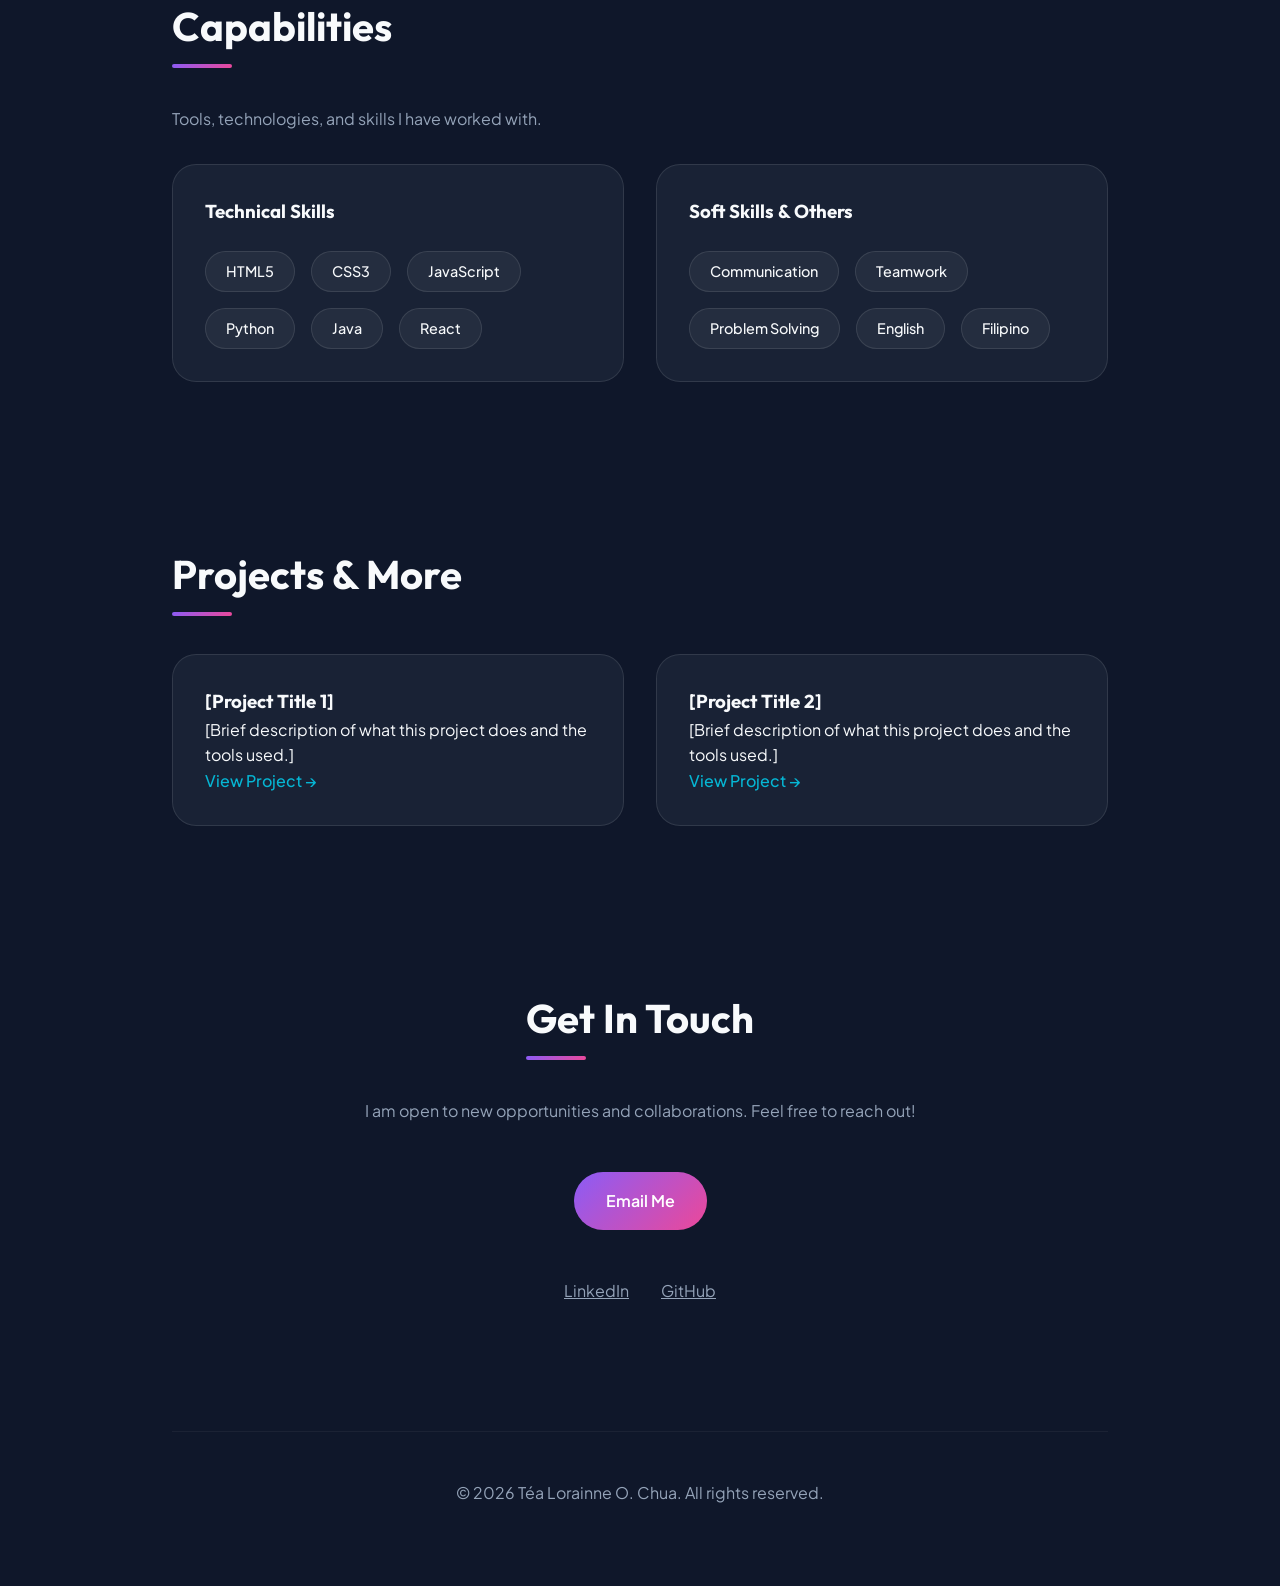
<file: projects/intro.html>
<!DOCTYPE html>
<html lang="en">

<head>
    <meta charset="UTF-8">
    <meta name="viewport" content="width=device-width, initial-scale=1.0">
    <title>Portfolio - Téa Lorainne O. Chua</title>
    <!-- Using Google Fonts for modern typography -->
    <link rel="preconnect" href="https://fonts.googleapis.com">
    <link rel="preconnect" href="https://fonts.gstatic.com" crossorigin>
    <link
        href="https://fonts.googleapis.com/css2?family=Outfit:wght@300;400;600;700&family=Plus+Jakarta+Sans:wght@400;500;700&display=swap"
        rel="stylesheet">

    <style>
        :root {
            /* Modern Color Palette */
            --bg-dark: #0f172a;
            --bg-card: rgba(30, 41, 59, 0.7);
            --primary: #8b5cf6;
            /* Violet */
            --secondary: #ec4899;
            /* Pink */
            --accent: #06b6d4;
            /* Cyan */
            --text-main: #f8fafc;
            --text-muted: #94a3b8;
            --gradient-main: linear-gradient(135deg, var(--primary), var(--secondary));
        }

        * {
            margin: 0;
            padding: 0;
            box-sizing: border-box;
        }

        body {
            font-family: 'Plus Jakarta Sans', sans-serif;
            background-color: var(--bg-dark);
            color: var(--text-main);
            line-height: 1.6;
            overflow-x: hidden;
        }

        /* Background Effects */
        .bg-glow {
            position: fixed;
            width: 500px;
            height: 500px;
            background: var(--primary);
            filter: blur(150px);
            opacity: 0.2;
            border-radius: 50%;
            z-index: -1;
            top: -100px;
            left: -100px;
            animation: float 10s infinite alternate;
        }

        .bg-glow-2 {
            position: fixed;
            width: 400px;
            height: 400px;
            background: var(--accent);
            filter: blur(150px);
            opacity: 0.15;
            border-radius: 50%;
            z-index: -1;
            bottom: 0;
            right: 0;
            animation: float 12s infinite alternate-reverse;
        }

        @keyframes float {
            0% {
                transform: translate(0, 0);
            }

            100% {
                transform: translate(50px, 50px);
            }
        }

        /* Container */
        .container {
            max-width: 1000px;
            margin: 0 auto;
            padding: 2rem;
        }

        /* Typography */
        h1,
        h2,
        h3 {
            font-family: 'Outfit', sans-serif;
            color: var(--text-main);
        }

        .gradient-text {
            background: var(--gradient-main);
            -webkit-background-clip: text;
            -webkit-text-fill-color: transparent;
            background-clip: text;
        }

        /* Hero Section */
        header {
            min-height: 90vh;
            display: flex;
            flex-direction: column;
            justify-content: center;
            align-items: flex-start;
            gap: 1.5rem;
            animation: fadeIn 1s ease-out;
        }

        header h1 {
            font-size: clamp(3rem, 8vw, 6rem);
            line-height: 1.1;
            font-weight: 700;
        }

        header h2 {
            font-size: clamp(1.5rem, 4vw, 2.5rem);
            font-weight: 600;
            opacity: 0.9;
        }

        header p.tagline {
            font-size: 1.25rem;
            color: var(--text-muted);
            max-width: 600px;
        }

        .cta-button {
            display: inline-block;
            margin-top: 1rem;
            padding: 1rem 2rem;
            background: var(--gradient-main);
            color: white;
            text-decoration: none;
            font-weight: 600;
            border-radius: 50px;
            transition: transform 0.3s ease, box-shadow 0.3s ease;
            border: none;
            cursor: pointer;
        }

        .cta-button:hover {
            transform: translateY(-2px);
            box-shadow: 0 10px 20px rgba(139, 92, 246, 0.3);
        }

        /* Sections General */
        section {
            padding: 5rem 0;
        }

        .section-title {
            font-size: 2.5rem;
            margin-bottom: 3rem;
            position: relative;
            display: inline-block;
        }

        .section-title::after {
            content: '';
            position: absolute;
            left: 0;
            bottom: -10px;
            width: 60px;
            height: 4px;
            background: var(--gradient-main);
            border-radius: 2px;
        }

        /* Grid Layouts */
        .grid-2 {
            display: grid;
            grid-template-columns: repeat(auto-fit, minmax(300px, 1fr));
            gap: 2rem;
        }

        /* Cards */
        .card {
            background: var(--bg-card);
            backdrop-filter: blur(10px);
            border: 1px solid rgba(255, 255, 255, 0.1);
            padding: 2rem;
            border-radius: 1.5rem;
            transition: transform 0.3s ease, border-color 0.3s ease;
        }

        .card:hover {
            transform: translateY(-5px);
            border-color: rgba(139, 92, 246, 0.5);
        }

        /* About & School */
        .info-group h3 {
            font-size: 1.5rem;
            margin-bottom: 0.5rem;
            color: var(--primary);
        }

        .info-group p {
            color: var(--text-muted);
            margin-bottom: 1.5rem;
        }

        /* Capabilities / Skills */
        .skills-container {
            display: flex;
            flex-wrap: wrap;
            gap: 1rem;
        }

        .skill-tag {
            background: rgba(255, 255, 255, 0.05);
            border: 1px solid rgba(255, 255, 255, 0.1);
            padding: 0.5rem 1.25rem;
            border-radius: 50px;
            font-size: 0.9rem;
            font-weight: 500;
            transition: all 0.3s ease;
        }

        .skill-tag:hover {
            background: var(--primary);
            color: white;
            border-color: var(--primary);
        }

        /* Footer */
        footer {
            padding: 3rem 0;
            text-align: center;
            border-top: 1px solid rgba(255, 255, 255, 0.05);
            margin-top: 3rem;
            color: var(--text-muted);
        }

        /* Animations */
        @keyframes fadeIn {
            from {
                opacity: 0;
                transform: translateY(20px);
            }

            to {
                opacity: 1;
                transform: translateY(0);
            }
        }

        /* Responsive Adjustments */
        @media (max-width: 768px) {
            header h1 {
                font-size: 3.5rem;
            }

            .section-title {
                font-size: 2rem;
            }
        }
    </style>
</head>

<body>

    <!-- Ambient Background Effects -->
    <div class="bg-glow"></div>
    <div class="bg-glow-2"></div>

    <div class="container">

        <!-- Hero Section -->
        <header>
            <p style="color: var(--secondary); font-weight: 600; letter-spacing: 2px; text-transform: uppercase;">Hello,
                I am</p>
            <h1><span class="gradient-text">Téa Lorainne O. Chua</span></h1>
            <h2>Student</h2>
            <p class="tagline">
                I am a student who is passionate about creating digital experiences and solving problems through code.
            </p>
            <a href="#contact" class="cta-button">Get in Touch</a>
        </header>

        <!-- About & Education Section -->
        <section id="about">
            <h2 class="section-title">About Me</h2>
            <div class="grid-2">
                <div class="card">
                    <div class="info-group">
                        <h3>My Journey</h3>
                        <p>
                            I study in the University of Santo Tomas - Manila and I am a student who wants to learn how
                            to code simply to earn money to live in this very expensive world where if you don't have
                            money you will die.
                        </p>
                    </div>
                    <div class="info-group">
                        <h3>Education</h3>
                        <p><strong>University of Santo Tomas - Manila</strong><br>
                            Information Systems<br>
                            <span style="font-size: 0.9em; opacity: 0.7;">2023 - 2027</span>
                        </p>
                    </div>
                </div>

                <div class="card"
                    style="display: flex; align-items: center; justify-content: center; min-height: 400px; background: rgba(255,255,255,0.03); overflow: hidden; padding: 0;">
                    <img src="./assets/profile.jpg" alt="Téa Lorainne O. Chua"
                        style="width: 100%; height: 100%; object-fit: cover;">
                </div>
            </div>
        </section>

        <!-- Capabilities / Skills Section -->
        <section id="capabilities">
            <h2 class="section-title">Capabilities</h2>
            <p style="margin-bottom: 2rem; color: var(--text-muted); max-width: 600px;">
                Tools, technologies, and skills I have worked with.
            </p>

            <div class="grid-2">
                <div class="card">
                    <h3>Technical Skills</h3>
                    <div class="skills-container" style="margin-top: 1.5rem;">
                        <span class="skill-tag">HTML5</span>
                        <span class="skill-tag">CSS3</span>
                        <span class="skill-tag">JavaScript</span>
                        <span class="skill-tag">Python</span>
                        <span class="skill-tag">Java</span>
                        <span class="skill-tag">React</span>
                    </div>
                </div>

                <div class="card">
                    <h3>Soft Skills & Others</h3>
                    <div class="skills-container" style="margin-top: 1.5rem;">
                        <span class="skill-tag">Communication</span>
                        <span class="skill-tag">Teamwork</span>
                        <span class="skill-tag">Problem Solving</span>
                        <span class="skill-tag">English</span>
                        <span class="skill-tag">Filipino</span>
                    </div>
                </div>
            </div>
        </section>

        <!-- More / Portfolio Section -->
        <section id="projects">
            <h2 class="section-title">Projects & More</h2>
            <div class="grid-2">
                <!-- Project Card 1 -->
                <div class="card">
                    <h3>[Project Title 1]</h3>
                    <p>[Brief description of what this project does and the tools used.]</p>
                    <a href="#" style="color: var(--accent); text-decoration: none; font-weight: 500;">View Project
                        &rarr;</a>
                </div>

                <!-- Project Card 2 -->
                <div class="card">
                    <h3>[Project Title 2]</h3>
                    <p>[Brief description of what this project does and the tools used.]</p>
                    <a href="#" style="color: var(--accent); text-decoration: none; font-weight: 500;">View Project
                        &rarr;</a>
                </div>
            </div>
        </section>

        <!-- Contact Section -->
        <section id="contact" style="text-align: center; max-width: 600px; margin: 0 auto;">
            <h2 class="section-title">Get In Touch</h2>
            <p style="color: var(--text-muted); margin-bottom: 2rem;">
                I am open to new opportunities and collaborations. Feel free to reach out!
            </p>
            <a href="mailto:tealorainne.chua.cics@ust.edu.ph" class="cta-button">Email Me</a>

            <div style="margin-top: 3rem; display: flex; justify-content: center; gap: 2rem;">
                <!-- Social Links Placeholders -->
                <a href="https://www.linkedin.com/in/t%C3%A9a-lorainne-chua-7a7004181/" target="_blank"
                    rel="noopener noreferrer" style="color: var(--text-muted); transition: color 0.3s;"
                    onmouseover="this.style.color='var(--text-main)'"
                    onmouseout="this.style.color='var(--text-muted)'">LinkedIn</a>
                <a href="https://github.com/ctealo1/Tea-Portfolio" target="_blank" rel="noopener noreferrer"
                    style="color: var(--text-muted); transition: color 0.3s;"
                    onmouseover="this.style.color='var(--text-main)'"
                    onmouseout="this.style.color='var(--text-muted)'">GitHub</a>
            </div>
        </section>

        <footer>
            <p>&copy; 2026 Téa Lorainne O. Chua. All rights reserved.</p>
        </footer>

    </div>

</body>

</html>
</file>
<file: styles.css>
/* ==========================================================================
   Dual-Role Portfolio Design System (PM & QA)
   ========================================================================== */

:root,
[data-theme="light"] {
  /* Warm Easy-on-the-Eyes Light Theme (Default) */
  --bg: #faf8f5;
  --bg-alt: #f2eee9;
  --surface: #ffffff;
  --surface-elevated: #f7f4ef;
  --surface-hover: #efeae2;
  --text: #1c1917;
  --text-muted: #6b635b;
  --text-soft: #3f3a36;
  --border: rgba(28, 25, 23, 0.09);
  --border-strong: rgba(28, 25, 23, 0.18);

  /* Dual Role Accents: Warm Terracotta (PM) & Soft Sage (QA) */
  --pm: #b45309;
  --pm-bright: #9a4406;
  --pm-soft: rgba(180, 83, 9, 0.1);
  --pm-border: rgba(180, 83, 9, 0.3);

  --qa: #2f6f55;
  --qa-bright: #245843;
  --qa-soft: rgba(47, 111, 85, 0.1);
  --qa-border: rgba(47, 111, 85, 0.3);

  --hybrid-grad: linear-gradient(135deg, #b45309 0%, #2f6f55 100%);
  --pm-grad: linear-gradient(135deg, #b45309 0%, #92400e 100%);
  --qa-grad: linear-gradient(135deg, #2f6f55 0%, #245843 100%);

  --btn-primary-bg: #292524;
  --btn-primary-text: #faf8f5;

  --shadow-sm: 0 2px 10px rgba(28, 25, 23, 0.05);
  --shadow-md: 0 10px 26px rgba(28, 25, 23, 0.08);
  --shadow-lg: 0 20px 44px rgba(28, 25, 23, 0.12);

  --radius-sm: 8px;
  --radius-md: 14px;
  --radius-lg: 20px;
  --radius-pill: 999px;

  --font-sans: Arial, Helvetica, sans-serif;
  --font-display: Arial, Helvetica, sans-serif;
  --font-mono: Arial, Helvetica, sans-serif;

  --header-height: 72px;
  --transition: 220ms cubic-bezier(0.22, 1, 0.36, 1);
}

[data-theme="dark"] {
  /* Warm Espresso Dark Theme (Optional Toggle, Zero Blue) */
  --bg: #161412;
  --bg-alt: #1d1a17;
  --surface: #221f1c;
  --surface-elevated: #2b2723;
  --surface-hover: #332e29;
  --text: #f5f2ed;
  --text-muted: #a8a096;
  --text-soft: #ddd7ce;
  --border: rgba(245, 242, 237, 0.09);
  --border-strong: rgba(245, 242, 237, 0.18);

  --pm: #d97736;
  --pm-bright: #e69156;
  --pm-soft: rgba(217, 119, 54, 0.14);
  --pm-border: rgba(217, 119, 54, 0.35);

  --qa: #529e7e;
  --qa-bright: #6eb898;
  --qa-soft: rgba(82, 158, 126, 0.14);
  --qa-border: rgba(82, 158, 126, 0.35);

  --hybrid-grad: linear-gradient(135deg, #d97736 0%, #529e7e 100%);
  --pm-grad: linear-gradient(135deg, #d97736 0%, #b45309 100%);
  --qa-grad: linear-gradient(135deg, #529e7e 0%, #2f6f55 100%);

  --btn-primary-bg: #e7e1d8;
  --btn-primary-text: #161412;

  --shadow-sm: 0 4px 14px rgba(0, 0, 0, 0.25);
  --shadow-md: 0 12px 32px rgba(0, 0, 0, 0.35);
  --shadow-lg: 0 24px 60px rgba(0, 0, 0, 0.48);
}

*,
*::before,
*::after {
  box-sizing: border-box;
}

html {
  scroll-behavior: smooth;
  scroll-padding-top: calc(var(--header-height) + 18px);
}

body {
  margin: 0;
  font-family: var(--font-sans);
  background-color: var(--bg);
  color: var(--text);
  line-height: 1.6;
  -webkit-font-smoothing: antialiased;
  overflow-x: hidden;
  transition: background-color var(--transition), color var(--transition);
}

h1, h2, h3, h4 {
  font-family: var(--font-display);
  margin: 0;
  line-height: 1.2;
  letter-spacing: -0.02em;
}

p {
  margin: 0;
}

a {
  color: inherit;
  text-decoration: none;
}

button {
  font-family: inherit;
  cursor: pointer;
}

code {
  font-family: var(--font-mono);
  font-size: 0.88em;
  padding: 2px 6px;
  border-radius: 6px;
  background: var(--surface-elevated);
  border: 1px solid var(--border);
}

.skip-link {
  position: absolute;
  left: -9999px;
  top: 0;
  z-index: 1000;
  background: var(--pm);
  color: #ffffff;
  padding: 10px 16px;
  border-radius: var(--radius-sm);
}

.skip-link:focus {
  left: 16px;
  top: 16px;
}

.container {
  width: min(1160px, 100% - 40px);
  margin-inline: auto;
}

.section {
  padding: 84px 0;
  position: relative;
}

.section-alt {
  background-color: var(--bg-alt);
  border-top: 1px solid var(--border);
  border-bottom: 1px solid var(--border);
}

/* ==========================================================================
   Header & Navigation
   ========================================================================== */

.site-header {
  position: sticky;
  top: 0;
  z-index: 100;
  height: var(--header-height);
  background: rgba(250, 248, 245, 0.88);
  backdrop-filter: blur(14px);
  -webkit-backdrop-filter: blur(14px);
  border-bottom: 1px solid var(--border);
}

[data-theme="dark"] .site-header {
  background: rgba(22, 20, 18, 0.86);
}

.header-inner {
  height: 100%;
  display: flex;
  align-items: center;
  justify-content: space-between;
  gap: 16px;
}

.brand {
  display: inline-flex;
  align-items: center;
  gap: 10px;
  flex-shrink: 0;
}

.brand-mark {
  width: 38px;
  height: 38px;
  border-radius: 50%;
  object-fit: cover;
  display: block;
  flex-shrink: 0;
}

.brand-text {
  display: flex;
  flex-direction: column;
}

.brand-name {
  font-family: var(--font-display);
  font-weight: 700;
  font-size: 0.95rem;
  line-height: 1.15;
}

.brand-sub {
  font-size: 0.72rem;
  color: var(--text-muted);
  font-family: var(--font-mono);
}

.main-nav {
  display: flex;
  align-items: center;
  gap: 18px;
}

.main-nav a {
  font-size: 0.875rem;
  font-weight: 500;
  color: var(--text-muted);
  transition: color var(--transition);
  white-space: nowrap;
}

.main-nav a:hover,
.main-nav a.is-active {
  color: var(--text);
}

.header-controls {
  display: flex;
  align-items: center;
  gap: 8px;
}

/* Role Lens Switcher */
.lens-switcher {
  display: inline-flex;
  align-items: center;
  padding: 3px;
  background: var(--surface);
  border: 1px solid var(--border);
  border-radius: var(--radius-pill);
  gap: 2px;
}

.lens-btn {
  display: inline-flex;
  align-items: center;
  gap: 6px;
  border: none;
  background: transparent;
  color: var(--text-muted);
  font-size: 0.78rem;
  font-weight: 600;
  padding: 6px 11px;
  border-radius: var(--radius-pill);
  transition: all var(--transition);
  white-space: nowrap;
}

.lens-btn:hover {
  color: var(--text);
}

.lens-btn.is-active {
  background: var(--surface-elevated);
  color: var(--text);
  box-shadow: 0 1px 4px rgba(0, 0, 0, 0.25);
  border: 1px solid var(--border-strong);
}

.lens-switcher-lg .lens-btn {
  padding: 8px 14px;
  font-size: 0.84rem;
}

.lens-dot {
  width: 8px;
  height: 8px;
  border-radius: 50%;
  flex-shrink: 0;
}

.lens-dot-both {
  background: var(--hybrid-grad);
}

.lens-dot-pm {
  background: var(--pm);
}

.lens-dot-qa {
  background: var(--qa);
}

.icon-btn {
  width: 38px;
  height: 38px;
  border-radius: 10px;
  border: 1px solid var(--border);
  background: var(--surface);
  color: var(--text-soft);
  display: grid;
  place-items: center;
  transition: all var(--transition);
}

.icon-btn:hover {
  background: var(--surface-elevated);
  color: var(--text);
  border-color: var(--border-strong);
}

.icon-btn svg {
  width: 18px;
  height: 18px;
}

[data-theme="dark"] .icon-sun { display: block; }
[data-theme="dark"] .icon-moon { display: none; }
[data-theme="light"] .icon-sun { display: none; }
[data-theme="light"] .icon-moon { display: block; }

.mobile-menu-btn {
  display: none;
}

.mobile-drawer {
  background: var(--surface);
  border-bottom: 1px solid var(--border);
  padding: 16px 0;
}

.mobile-nav {
  display: flex;
  flex-direction: column;
  gap: 10px;
}

.mobile-nav a {
  padding: 8px 12px;
  border-radius: var(--radius-sm);
  font-weight: 500;
  color: var(--text-soft);
}

.mobile-nav a:hover {
  background: var(--surface-elevated);
  color: var(--text);
}

/* ==========================================================================
   Buttons
   ========================================================================== */

.btn {
  display: inline-flex;
  align-items: center;
  justify-content: center;
  gap: 8px;
  font-size: 0.9rem;
  font-weight: 600;
  padding: 11px 18px;
  border-radius: var(--radius-sm);
  border: 1px solid transparent;
  transition: all var(--transition);
  white-space: nowrap;
}

.btn svg {
  width: 16px;
  height: 16px;
}

.btn-primary {
  background: var(--btn-primary-bg);
  color: var(--btn-primary-text);
  box-shadow: var(--shadow-sm);
}

[data-lens="pm"] .btn-primary {
  background: var(--pm-grad);
  color: #ffffff;
}

[data-lens="qa"] .btn-primary {
  background: var(--qa-grad);
  color: #ffffff;
}

.btn-primary:hover {
  transform: translateY(-1px);
  filter: brightness(1.06);
}

.btn-secondary {
  background: var(--surface-elevated);
  color: var(--text);
  border-color: var(--border-strong);
}

.btn-secondary:hover {
  background: var(--surface-hover);
  transform: translateY(-1px);
}

.btn-outline {
  background: transparent;
  color: var(--text);
  border-color: var(--border-strong);
}

.btn-outline:hover {
  background: var(--surface);
}

.btn-ghost {
  background: transparent;
  color: var(--text-muted);
}

.btn-ghost:hover {
  color: var(--text);
  background: var(--surface);
}

/* ==========================================================================
   Hero Section
   ========================================================================== */

.hero {
  padding-top: 56px;
  padding-bottom: 72px;
  overflow: hidden;
}

.hero-glow {
  position: absolute;
  width: 520px;
  height: 520px;
  border-radius: 50%;
  filter: blur(130px);
  opacity: 0.08;
  pointer-events: none;
  z-index: 0;
  transition: opacity var(--transition);
}

.hero-glow-pm {
  top: -180px;
  left: -120px;
  background: var(--pm);
}

.hero-glow-qa {
  top: -120px;
  right: -120px;
  background: var(--qa);
}

[data-lens="pm"] .hero-glow-qa { opacity: 0.03; }
[data-lens="qa"] .hero-glow-pm { opacity: 0.03; }
[data-theme="dark"] .hero-glow { opacity: 0.12; }

.hero .container {
  position: relative;
  z-index: 1;
}

.hero-top {
  display: flex;
  flex-wrap: wrap;
  align-items: center;
  justify-content: space-between;
  gap: 12px;
  margin-bottom: 24px;
}

.status-pill {
  display: inline-flex;
  align-items: center;
  gap: 10px;
  padding: 7px 14px;
  border-radius: var(--radius-pill);
  background: var(--surface);
  border: 1px solid var(--border);
  font-size: 0.82rem;
  color: var(--text-soft);
  font-weight: 500;
}

.pulse-dot {
  width: 8px;
  height: 8px;
  border-radius: 50%;
  background: var(--qa);
  box-shadow: 0 0 0 4px var(--qa-soft);
}

.hero-lens-pill {
  font-family: var(--font-mono);
  font-size: 0.78rem;
  padding: 6px 12px;
  border-radius: var(--radius-pill);
  background: var(--surface-elevated);
  border: 1px solid var(--border-strong);
  color: var(--text-muted);
}

.hero-lens-pill strong {
  color: var(--text);
}

.hero-content {
  max-width: 860px;
}

.hero-name {
  font-size: clamp(2.35rem, 4.8vw, 3.75rem);
  font-weight: 800;
  line-height: 1.08;
  color: var(--text);
  margin-bottom: 10px;
}

.hero-role-headline {
  font-family: var(--font-display);
  font-size: clamp(1.18rem, 2.2vw, 1.55rem);
  font-weight: 700;
  line-height: 1.3;
  color: var(--text-soft);
  margin-bottom: 10px;
}

.hero-eyebrow {
  font-family: var(--font-mono);
  font-size: 0.8rem;
  font-weight: 600;
  text-transform: uppercase;
  letter-spacing: 0.08em;
  background: var(--hybrid-grad);
  -webkit-background-clip: text;
  background-clip: text;
  color: transparent;
  margin-bottom: 14px;
}

[data-lens="pm"] .hero-eyebrow {
  background: var(--pm-grad);
  -webkit-background-clip: text;
  background-clip: text;
}

[data-lens="qa"] .hero-eyebrow {
  background: var(--qa-grad);
  -webkit-background-clip: text;
  background-clip: text;
}

.hero-subtitle {
  font-size: clamp(1.02rem, 1.5vw, 1.16rem);
  color: var(--text-muted);
  max-width: 760px;
  margin-bottom: 28px;
}

.hero-controls {
  display: flex;
  flex-direction: column;
  gap: 18px;
  margin-bottom: 40px;
}

.cta-group {
  display: flex;
  flex-wrap: wrap;
  gap: 12px;
}

.inline-lens-bar {
  display: flex;
  flex-wrap: wrap;
  align-items: center;
  gap: 12px;
}

.inline-lens-label {
  font-size: 0.85rem;
  font-weight: 500;
  color: var(--text-muted);
}

/* Value Proposition Grid */
.value-prop-grid {
  display: grid;
  grid-template-columns: repeat(2, minmax(0, 1fr));
  gap: 20px;
  margin-bottom: 28px;
}

.prop-card {
  background: var(--surface);
  border: 1px solid var(--border);
  border-radius: var(--radius-lg);
  padding: 26px;
  position: relative;
  overflow: hidden;
  transition: transform var(--transition), border-color var(--transition), opacity var(--transition), box-shadow var(--transition);
}

.prop-card::before {
  content: "";
  position: absolute;
  inset: 0 0 auto 0;
  height: 3px;
}

.prop-card-pm::before {
  background: var(--pm-grad);
}

.prop-card-qa::before {
  background: var(--qa-grad);
}

.prop-card:hover {
  transform: translateY(-2px);
  box-shadow: var(--shadow-md);
}

.prop-header {
  display: flex;
  align-items: center;
  justify-content: space-between;
  gap: 10px;
  margin-bottom: 14px;
}

.role-badge {
  font-family: var(--font-mono);
  font-size: 0.74rem;
  font-weight: 600;
  padding: 4px 10px;
  border-radius: var(--radius-pill);
  text-transform: uppercase;
  letter-spacing: 0.05em;
}

.role-badge-pm {
  background: var(--pm-soft);
  color: var(--pm-bright);
  border: 1px solid var(--pm-border);
}

.role-badge-qa {
  background: var(--qa-soft);
  color: var(--qa-bright);
  border: 1px solid var(--qa-border);
}

.prop-meta {
  font-size: 0.8rem;
  color: var(--text-muted);
}

.prop-card h2 {
  font-size: 1.28rem;
  margin-bottom: 8px;
}

.prop-desc {
  font-size: 0.92rem;
  color: var(--text-muted);
  margin-bottom: 16px;
}

.prop-list {
  margin: 0;
  padding: 0;
  list-style: none;
  display: grid;
  grid-template-columns: repeat(auto-fit, minmax(210px, 1fr));
  gap: 8px 14px;
}

.prop-list li {
  font-size: 0.86rem;
  color: var(--text-soft);
  padding-left: 18px;
  position: relative;
}

.prop-list li::before {
  content: "";
  position: absolute;
  left: 0;
  top: 0.55em;
  width: 7px;
  height: 7px;
  border-radius: 50%;
}

.prop-card-pm .prop-list li::before { background: var(--pm); }
.prop-card-qa .prop-list li::before { background: var(--qa); }

/* Lens emphasis on Value Prop cards */
[data-lens="pm"] .prop-card-pm {
  border-color: var(--pm-border);
  box-shadow: 0 0 0 1px var(--pm-border), var(--shadow-md);
}
[data-lens="pm"] .prop-card-qa {
  opacity: 0.62;
}
[data-lens="qa"] .prop-card-qa {
  border-color: var(--qa-border);
  box-shadow: 0 0 0 1px var(--qa-border), var(--shadow-md);
}
[data-lens="qa"] .prop-card-pm {
  opacity: 0.62;
}

/* Metrics Strip */
.metrics-strip {
  display: grid;
  grid-template-columns: repeat(4, minmax(0, 1fr));
  gap: 14px;
}

.metric-item {
  background: var(--surface);
  border: 1px solid var(--border);
  border-radius: var(--radius-md);
  padding: 16px 18px;
  display: flex;
  flex-direction: column;
  gap: 4px;
}

.metric-value {
  font-family: var(--font-display);
  font-size: 1.45rem;
  font-weight: 800;
  background: var(--hybrid-grad);
  -webkit-background-clip: text;
  background-clip: text;
  color: transparent;
}

.metric-label {
  font-size: 0.82rem;
  color: var(--text-muted);
}

/* ==========================================================================
   Section Headers & Filters
   ========================================================================== */

.section-header {
  display: flex;
  flex-wrap: wrap;
  align-items: flex-end;
  justify-content: space-between;
  gap: 20px;
  margin-bottom: 36px;
}

.section-tag {
  display: inline-block;
  font-family: var(--font-mono);
  font-size: 0.76rem;
  font-weight: 600;
  text-transform: uppercase;
  letter-spacing: 0.08em;
  color: var(--pm-bright);
  margin-bottom: 8px;
}

.section-title {
  font-size: clamp(1.65rem, 2.8vw, 2.2rem);
  font-weight: 800;
  margin-bottom: 10px;
}

.section-subtitle {
  max-width: 660px;
  color: var(--text-muted);
  font-size: 0.98rem;
}

.filter-bar {
  display: inline-flex;
  flex-wrap: wrap;
  gap: 6px;
  padding: 4px;
  background: var(--surface);
  border: 1px solid var(--border);
  border-radius: var(--radius-pill);
}

.filter-btn {
  border: none;
  background: transparent;
  color: var(--text-muted);
  font-size: 0.82rem;
  font-weight: 600;
  padding: 7px 14px;
  border-radius: var(--radius-pill);
  transition: all var(--transition);
}

.filter-btn:hover {
  color: var(--text);
}

.filter-btn.is-active {
  background: var(--surface-elevated);
  color: var(--text);
  border: 1px solid var(--border-strong);
}

/* ==========================================================================
   Skills Matrix
   ========================================================================== */

.skills-grid {
  display: grid;
  grid-template-columns: repeat(2, minmax(0, 1fr));
  gap: 20px;
}

.skill-card {
  background: var(--surface);
  border: 1px solid var(--border);
  border-radius: var(--radius-lg);
  padding: 24px;
  transition: border-color var(--transition), opacity var(--transition);
}

.skill-card-wide {
  grid-column: span 2;
}

.skill-card-head {
  display: flex;
  align-items: center;
  gap: 14px;
  margin-bottom: 18px;
}

.skill-icon {
  width: 42px;
  height: 42px;
  border-radius: 12px;
  display: grid;
  place-items: center;
  flex-shrink: 0;
}

.skill-icon svg {
  width: 20px;
  height: 20px;
}

.skill-icon-hybrid {
  background: linear-gradient(135deg, var(--pm-soft), var(--qa-soft));
  color: var(--text);
  border: 1px solid var(--border-strong);
}

.skill-icon-pm {
  background: var(--pm-soft);
  color: var(--pm-bright);
  border: 1px solid var(--pm-border);
}

.skill-icon-qa {
  background: var(--qa-soft);
  color: var(--qa-bright);
  border: 1px solid var(--qa-border);
}

.skill-icon-tech {
  background: var(--surface-elevated);
  color: var(--text-soft);
  border: 1px solid var(--border-strong);
}

.skill-card-head h3 {
  font-size: 1.12rem;
  margin-bottom: 2px;
}

.skill-card-head p {
  font-size: 0.84rem;
  color: var(--text-muted);
}

.pill-group {
  display: flex;
  flex-wrap: wrap;
  gap: 8px;
}

.skill-pill {
  display: inline-flex;
  align-items: center;
  gap: 6px;
  padding: 7px 12px;
  border-radius: var(--radius-sm);
  background: var(--surface-elevated);
  border: 1px solid var(--border);
  font-size: 0.84rem;
  font-weight: 500;
  color: var(--text-soft);
  transition: all var(--transition);
}

.skill-pill small {
  color: var(--text-muted);
  font-size: 0.76rem;
}

.skill-pill.is-dimmed {
  opacity: 0.3;
}

.skill-pill.is-highlighted-pm {
  border-color: var(--pm-border);
  background: var(--pm-soft);
  color: var(--text);
}

.skill-pill.is-highlighted-qa {
  border-color: var(--qa-border);
  background: var(--qa-soft);
  color: var(--text);
}

.competency-split {
  display: grid;
  grid-template-columns: repeat(2, minmax(0, 1fr));
  gap: 20px;
}

.competency-col {
  background: var(--bg-alt);
  border: 1px solid var(--border);
  border-radius: var(--radius-md);
  padding: 16px;
}

.competency-label {
  font-family: var(--font-mono);
  font-size: 0.78rem;
  text-transform: uppercase;
  letter-spacing: 0.06em;
  margin-bottom: 12px;
}

.competency-label-pm { color: var(--pm-bright); }
.competency-label-qa { color: var(--qa-bright); }

/* ==========================================================================
   Experience Timeline
   ========================================================================== */

.legend-pills {
  display: flex;
  flex-wrap: wrap;
  gap: 14px;
  font-size: 0.82rem;
  color: var(--text-muted);
}

.legend-item {
  display: inline-flex;
  align-items: center;
  gap: 6px;
}

.legend-dot {
  width: 9px;
  height: 9px;
  border-radius: 50%;
}

.legend-dot-pm { background: var(--pm); }
.legend-dot-qa { background: var(--qa); }
.legend-dot-both { background: var(--hybrid-grad); }

.timeline {
  position: relative;
  display: flex;
  flex-direction: column;
  gap: 22px;
  padding-left: 28px;
}

.timeline::before {
  content: "";
  position: absolute;
  left: 7px;
  top: 12px;
  bottom: 12px;
  width: 2px;
  background: linear-gradient(180deg, var(--pm), var(--qa));
  opacity: 0.45;
}

.timeline-card {
  position: relative;
  background: var(--surface);
  border: 1px solid var(--border);
  border-radius: var(--radius-lg);
  padding: 26px;
  transition: border-color var(--transition), box-shadow var(--transition);
}

.timeline-card:hover {
  border-color: var(--border-strong);
  box-shadow: var(--shadow-md);
}

.timeline-marker {
  position: absolute;
  left: -28px;
  top: 30px;
  width: 16px;
  height: 16px;
  border-radius: 50%;
  background: var(--bg);
  border: 3px solid var(--pm);
  box-shadow: 0 0 0 4px var(--pm-soft);
}

.timeline-card-qa-anchor .timeline-marker {
  border-color: var(--qa);
  box-shadow: 0 0 0 4px var(--qa-soft);
}

.timeline-header {
  display: flex;
  flex-wrap: wrap;
  justify-content: space-between;
  align-items: flex-start;
  gap: 14px;
  margin-bottom: 18px;
  padding-bottom: 16px;
  border-bottom: 1px solid var(--border);
}

.timeline-meta-row {
  display: flex;
  flex-wrap: wrap;
  align-items: center;
  gap: 8px 14px;
  margin-bottom: 6px;
}

.timeline-org {
  font-size: 0.9rem;
  font-weight: 600;
  color: var(--pm-bright);
}

.timeline-card-qa-anchor .timeline-org {
  color: var(--qa-bright);
}

.timeline-loc {
  font-size: 0.82rem;
  color: var(--text-muted);
}

.timeline-role {
  font-size: 1.24rem;
  font-weight: 700;
  margin-bottom: 4px;
}

.timeline-pdf-note {
  font-family: var(--font-mono);
  font-size: 0.76rem;
  color: var(--text-muted);
}

.timeline-right {
  display: flex;
  flex-direction: column;
  align-items: flex-end;
  gap: 8px;
}

.timeline-date {
  font-family: var(--font-mono);
  font-size: 0.84rem;
  font-weight: 600;
  padding: 4px 10px;
  border-radius: var(--radius-sm);
  background: var(--surface-elevated);
  border: 1px solid var(--border);
}

.role-tag-row {
  display: flex;
  flex-wrap: wrap;
  gap: 6px;
}

.role-tag {
  font-family: var(--font-mono);
  font-size: 0.72rem;
  font-weight: 600;
  padding: 3px 8px;
  border-radius: 6px;
}

.role-tag-pm {
  background: var(--pm-soft);
  color: var(--pm-bright);
  border: 1px solid var(--pm-border);
}

.role-tag-qa {
  background: var(--qa-soft);
  color: var(--qa-bright);
  border: 1px solid var(--qa-border);
}

.role-tag-neutral {
  background: var(--surface-elevated);
  color: var(--text-muted);
  border: 1px solid var(--border);
}

.exp-bullets {
  margin: 0;
  padding: 0;
  list-style: none;
  display: flex;
  flex-direction: column;
  gap: 10px;
}

.exp-bullet {
  display: flex;
  align-items: flex-start;
  gap: 12px;
  padding: 10px 12px;
  border-radius: var(--radius-sm);
  border: 1px solid transparent;
  font-size: 0.94rem;
  color: var(--text-soft);
  transition: all var(--transition);
}

.bullet-badge {
  flex-shrink: 0;
  margin-top: 2px;
  font-family: var(--font-mono);
  font-size: 0.7rem;
  font-weight: 600;
  padding: 2px 7px;
  border-radius: 6px;
  background: var(--surface-elevated);
  border: 1px solid var(--border);
  color: var(--text-muted);
}

.exp-bullet[data-role="pm"] .bullet-badge {
  color: var(--pm-bright);
  border-color: var(--pm-border);
  background: var(--pm-soft);
}

.exp-bullet[data-role="qa"] .bullet-badge {
  color: var(--qa-bright);
  border-color: var(--qa-border);
  background: var(--qa-soft);
}

.exp-bullet[data-role="both"] .bullet-badge {
  color: var(--text);
  border-color: var(--border-strong);
  background: linear-gradient(135deg, var(--pm-soft), var(--qa-soft));
}

/* Role Lens Highlights on Experience Bullets */
[data-lens="pm"] .exp-bullet[data-role="qa"] {
  opacity: 0.45;
}
[data-lens="pm"] .exp-bullet[data-role="pm"],
[data-lens="pm"] .exp-bullet[data-role="both"] {
  background: rgba(180, 83, 9, 0.06);
  border-color: rgba(180, 83, 9, 0.22);
}

[data-lens="qa"] .exp-bullet[data-role="pm"] {
  opacity: 0.45;
}
[data-lens="qa"] .exp-bullet[data-role="qa"],
[data-lens="qa"] .exp-bullet[data-role="both"] {
  background: rgba(47, 111, 85, 0.06);
  border-color: rgba(47, 111, 85, 0.22);
}

/* ==========================================================================
   Featured Technical Projects
   ========================================================================== */

.projects-grid {
  display: grid;
  grid-template-columns: repeat(3, minmax(0, 1fr));
  gap: 20px;
}

.project-card {
  background: var(--surface);
  border: 1px solid var(--border);
  border-radius: var(--radius-lg);
  padding: 24px;
  display: flex;
  flex-direction: column;
  transition: transform var(--transition), border-color var(--transition), box-shadow var(--transition);
}

.project-card:hover {
  transform: translateY(-3px);
  border-color: var(--border-strong);
  box-shadow: var(--shadow-md);
}

.project-top {
  display: flex;
  align-items: center;
  justify-content: space-between;
  gap: 10px;
  margin-bottom: 14px;
}

.project-badges {
  display: flex;
  flex-wrap: wrap;
  gap: 6px;
}

.project-index {
  font-family: var(--font-mono);
  font-size: 0.85rem;
  font-weight: 700;
  color: var(--text-muted);
}

.project-title {
  font-size: 1.2rem;
  font-weight: 700;
  margin-bottom: 6px;
}

.project-subtitle {
  font-size: 0.82rem;
  font-weight: 500;
  color: var(--pm-bright);
  margin-bottom: 12px;
}

.project-summary {
  font-size: 0.9rem;
  color: var(--text-muted);
  margin-bottom: 18px;
}

.project-tabs {
  display: inline-flex;
  gap: 4px;
  padding: 3px;
  background: var(--bg-alt);
  border: 1px solid var(--border);
  border-radius: var(--radius-sm);
  margin-bottom: 14px;
  align-self: flex-start;
}

.proj-tab {
  border: none;
  background: transparent;
  color: var(--text-muted);
  font-size: 0.74rem;
  font-weight: 600;
  padding: 5px 9px;
  border-radius: 6px;
  transition: all var(--transition);
}

.proj-tab.is-active {
  background: var(--surface-elevated);
  color: var(--text);
  border: 1px solid var(--border-strong);
}

.project-breakdown {
  display: flex;
  flex-direction: column;
  gap: 10px;
  margin-top: auto;
}

.breakdown-panel {
  border-radius: var(--radius-sm);
  padding: 12px 14px;
  border: 1px solid var(--border);
  background: var(--bg-alt);
  transition: opacity var(--transition), border-color var(--transition);
}

.breakdown-panel.is-hidden {
  display: none;
}

.breakdown-pm {
  border-left: 3px solid var(--pm);
}

.breakdown-qa {
  border-left: 3px solid var(--qa);
}

.breakdown-panel h4 {
  font-family: var(--font-mono);
  font-size: 0.74rem;
  text-transform: uppercase;
  letter-spacing: 0.05em;
  margin-bottom: 4px;
}

.breakdown-pm h4 { color: var(--pm-bright); }
.breakdown-qa h4 { color: var(--qa-bright); }

.breakdown-panel p {
  font-size: 0.84rem;
  color: var(--text-soft);
}

/* ==========================================================================
   SDLC Workflow Section
   ========================================================================== */

.lifecycle-grid {
  display: grid;
  grid-template-columns: repeat(4, minmax(0, 1fr));
  gap: 16px;
  margin-bottom: 20px;
}

.stage-card {
  background: var(--surface);
  border: 1px solid var(--border);
  border-radius: var(--radius-lg);
  padding: 22px;
  cursor: pointer;
  display: flex;
  flex-direction: column;
  gap: 10px;
  transition: all var(--transition);
}

.stage-card:hover,
.stage-card.is-active {
  border-color: var(--pm-border);
  background: var(--surface-elevated);
  transform: translateY(-2px);
  box-shadow: var(--shadow-sm);
}

.stage-num {
  font-family: var(--font-mono);
  font-size: 0.78rem;
  font-weight: 700;
  color: var(--qa-bright);
  padding: 4px 9px;
  border-radius: 6px;
  background: var(--qa-soft);
  border: 1px solid var(--qa-border);
  align-self: flex-start;
}

.stage-card h3 {
  font-size: 1.05rem;
}

.stage-copy {
  font-size: 0.86rem;
  color: var(--text-muted);
}

.stage-split {
  margin-top: auto;
  display: flex;
  flex-direction: column;
  gap: 6px;
  padding-top: 8px;
}

.stage-chip {
  font-family: var(--font-mono);
  font-size: 0.72rem;
  padding: 4px 8px;
  border-radius: 6px;
}

.chip-pm {
  background: var(--pm-soft);
  color: var(--pm-bright);
}

.chip-qa {
  background: var(--qa-soft);
  color: var(--qa-bright);
}

.stage-detail-bar {
  display: flex;
  flex-wrap: wrap;
  align-items: center;
  gap: 14px;
  padding: 18px 22px;
  border-radius: var(--radius-md);
  background: var(--surface);
  border: 1px solid var(--border-strong);
}

.stage-detail-badge {
  font-family: var(--font-mono);
  font-size: 0.76rem;
  font-weight: 700;
  padding: 5px 10px;
  border-radius: var(--radius-pill);
  background: var(--hybrid-grad);
  color: #ffffff;
}

.stage-detail-bar p {
  font-size: 0.92rem;
  color: var(--text-soft);
  flex: 1;
}

/* ==========================================================================
   Education Section
   ========================================================================== */

.edu-card {
  background: var(--surface);
  border: 1px solid var(--border);
  border-radius: var(--radius-lg);
  padding: 28px;
  display: grid;
  grid-template-columns: 1fr 1.25fr;
  gap: 28px;
  align-items: center;
}

.edu-main {
  display: flex;
  align-items: center;
  gap: 18px;
}

.edu-crest {
  width: 72px;
  height: 72px;
  border-radius: 0;
  background: none;
  object-fit: contain;
  display: block;
  flex-shrink: 0;
}

.edu-meta {
  display: flex;
  gap: 8px;
  font-family: var(--font-mono);
  font-size: 0.78rem;
  color: var(--text-muted);
  margin-bottom: 4px;
}

.edu-school {
  font-size: 1.35rem;
  margin-bottom: 4px;
}

.edu-degree {
  color: var(--text-soft);
  font-weight: 500;
}

.edu-focus h4 {
  font-size: 0.85rem;
  font-family: var(--font-mono);
  text-transform: uppercase;
  letter-spacing: 0.05em;
  color: var(--text-muted);
  margin-bottom: 12px;
}

/* ==========================================================================
   Contact Section & Modal
   ========================================================================== */

.contact-card {
  background: var(--surface);
  border: 1px solid var(--border);
  border-radius: var(--radius-lg);
  padding: 32px;
  display: grid;
  grid-template-columns: 1.1fr 0.9fr;
  gap: 32px;
  align-items: start;
}

.contact-lead {
  color: var(--text-muted);
  margin-bottom: 20px;
}

.availability-badges {
  display: flex;
  flex-wrap: wrap;
  gap: 8px;
  margin-bottom: 24px;
}

.avail-badge {
  font-size: 0.8rem;
  font-weight: 600;
  padding: 6px 12px;
  border-radius: var(--radius-pill);
}

.avail-pm {
  background: var(--pm-soft);
  color: var(--pm-bright);
  border: 1px solid var(--pm-border);
}

.avail-qa {
  background: var(--qa-soft);
  color: var(--qa-bright);
  border: 1px solid var(--qa-border);
}

.avail-hybrid {
  background: var(--surface-elevated);
  color: var(--text);
  border: 1px solid var(--border-strong);
}

.contact-actions {
  display: flex;
  flex-wrap: wrap;
  gap: 12px;
}

.contact-details-panel {
  background: var(--bg-alt);
  border: 1px solid var(--border);
  border-radius: var(--radius-md);
  padding: 22px;
}

.contact-details-panel h3 {
  font-size: 1.05rem;
  margin-bottom: 14px;
}

.contact-list {
  margin: 0;
  display: flex;
  flex-direction: column;
  gap: 10px;
}

.contact-row {
  display: flex;
  justify-content: space-between;
  gap: 12px;
  padding-bottom: 8px;
  border-bottom: 1px solid var(--border);
  font-size: 0.88rem;
}

.contact-row dt {
  color: var(--text-muted);
  font-weight: 500;
}

.contact-row dd {
  margin: 0;
  color: var(--text-soft);
  text-align: right;
  word-break: break-word;
}

.contact-row a {
  color: var(--pm-bright);
}

.contact-row a:hover {
  text-decoration: underline;
}

.contact-note {
  margin-top: 14px;
  font-size: 0.78rem;
  color: var(--text-muted);
}

.site-footer {
  border-top: 1px solid var(--border);
  padding: 24px 0;
  font-size: 0.84rem;
  color: var(--text-muted);
}

.footer-inner {
  display: flex;
  flex-wrap: wrap;
  justify-content: space-between;
  gap: 10px;
}

/* Modal */
.modal-backdrop {
  position: fixed;
  inset: 0;
  z-index: 200;
  background: rgba(28, 25, 23, 0.55);
  backdrop-filter: blur(6px);
  display: grid;
  place-items: center;
  padding: 20px;
}

.modal-backdrop[hidden] {
  display: none;
}

.modal-dialog {
  width: min(580px, 100%);
  background: var(--surface);
  border: 1px solid var(--border-strong);
  border-radius: var(--radius-lg);
  padding: 26px;
  box-shadow: var(--shadow-lg);
}

.modal-header {
  display: flex;
  justify-content: space-between;
  align-items: flex-start;
  gap: 16px;
  margin-bottom: 20px;
}

.modal-header h2 {
  font-size: 1.25rem;
  margin-bottom: 4px;
}

.modal-header p {
  font-size: 0.84rem;
  color: var(--text-muted);
}

.form-grid {
  display: grid;
  grid-template-columns: repeat(2, minmax(0, 1fr));
  gap: 14px;
  margin-bottom: 22px;
}

.form-field {
  display: flex;
  flex-direction: column;
  gap: 6px;
  font-size: 0.82rem;
  font-weight: 600;
  color: var(--text-soft);
}

.form-field input {
  background: var(--bg-alt);
  border: 1px solid var(--border-strong);
  border-radius: var(--radius-sm);
  padding: 10px 12px;
  color: var(--text);
  font-family: var(--font-sans);
  font-size: 0.9rem;
}

.form-field input:focus {
  outline: 2px solid var(--pm);
  border-color: transparent;
}

.modal-actions {
  display: flex;
  flex-wrap: wrap;
  justify-content: space-between;
  align-items: center;
  gap: 12px;
}

.modal-actions-right {
  display: flex;
  gap: 10px;
}

/* ==========================================================================
   Responsive Breakpoints
   ========================================================================== */

@media (max-width: 1024px) {
  .main-nav {
    display: none;
  }

  .mobile-menu-btn {
    display: grid;
  }

  .projects-grid {
    grid-template-columns: 1fr;
  }

  .lifecycle-grid {
    grid-template-columns: repeat(2, minmax(0, 1fr));
  }

  .edu-card,
  .contact-card {
    grid-template-columns: 1fr;
  }
}

@media (max-width: 768px) {
  .section {
    padding: 60px 0;
  }

  .header-controls .lens-switcher {
    display: none;
  }

  .value-prop-grid,
  .skills-grid,
  .competency-split,
  .lifecycle-grid,
  .form-grid {
    grid-template-columns: 1fr;
  }

  .skill-card-wide {
    grid-column: span 1;
  }

  .metrics-strip {
    grid-template-columns: repeat(2, minmax(0, 1fr));
  }

  .timeline {
    padding-left: 20px;
  }

  .timeline-marker {
    left: -20px;
  }

  .timeline-right {
    align-items: flex-start;
  }
}

/* ==========================================================================
   Print Styles (Clean Tailored CV Export)
   ========================================================================== */

@media print {
  :root {
    --bg: #ffffff;
    --bg-alt: #ffffff;
    --surface: #ffffff;
    --surface-elevated: #faf8f5;
    --text: #1c1917;
    --text-muted: #57534e;
    --text-soft: #292524;
    --border: #d6d3cd;
    --border-strong: #a8a29e;
  }

  body {
    background: #ffffff !important;
    color: #1c1917 !important;
    font-size: 10.5pt;
  }

  .site-header,
  .hero-glow,
  .hero-controls,
  .filter-bar,
  .project-tabs,
  .stage-detail-bar,
  .contact-actions,
  .contact-note,
  .modal-backdrop,
  .site-footer {
    display: none !important;
  }

  .section,
  .section-alt {
    padding: 18px 0 !important;
    border: none !important;
    background: #ffffff !important;
  }

  .prop-card,
  .skill-card,
  .timeline-card,
  .project-card,
  .stage-card,
  .edu-card,
  .contact-card {
    box-shadow: none !important;
    break-inside: avoid;
    border: 1px solid #d6d3cd !important;
  }

  .projects-grid {
    grid-template-columns: 1fr !important;
  }

  .metric-value,
  .hero-eyebrow {
    -webkit-text-fill-color: #292524;
    color: #292524;
  }
}
</file>
